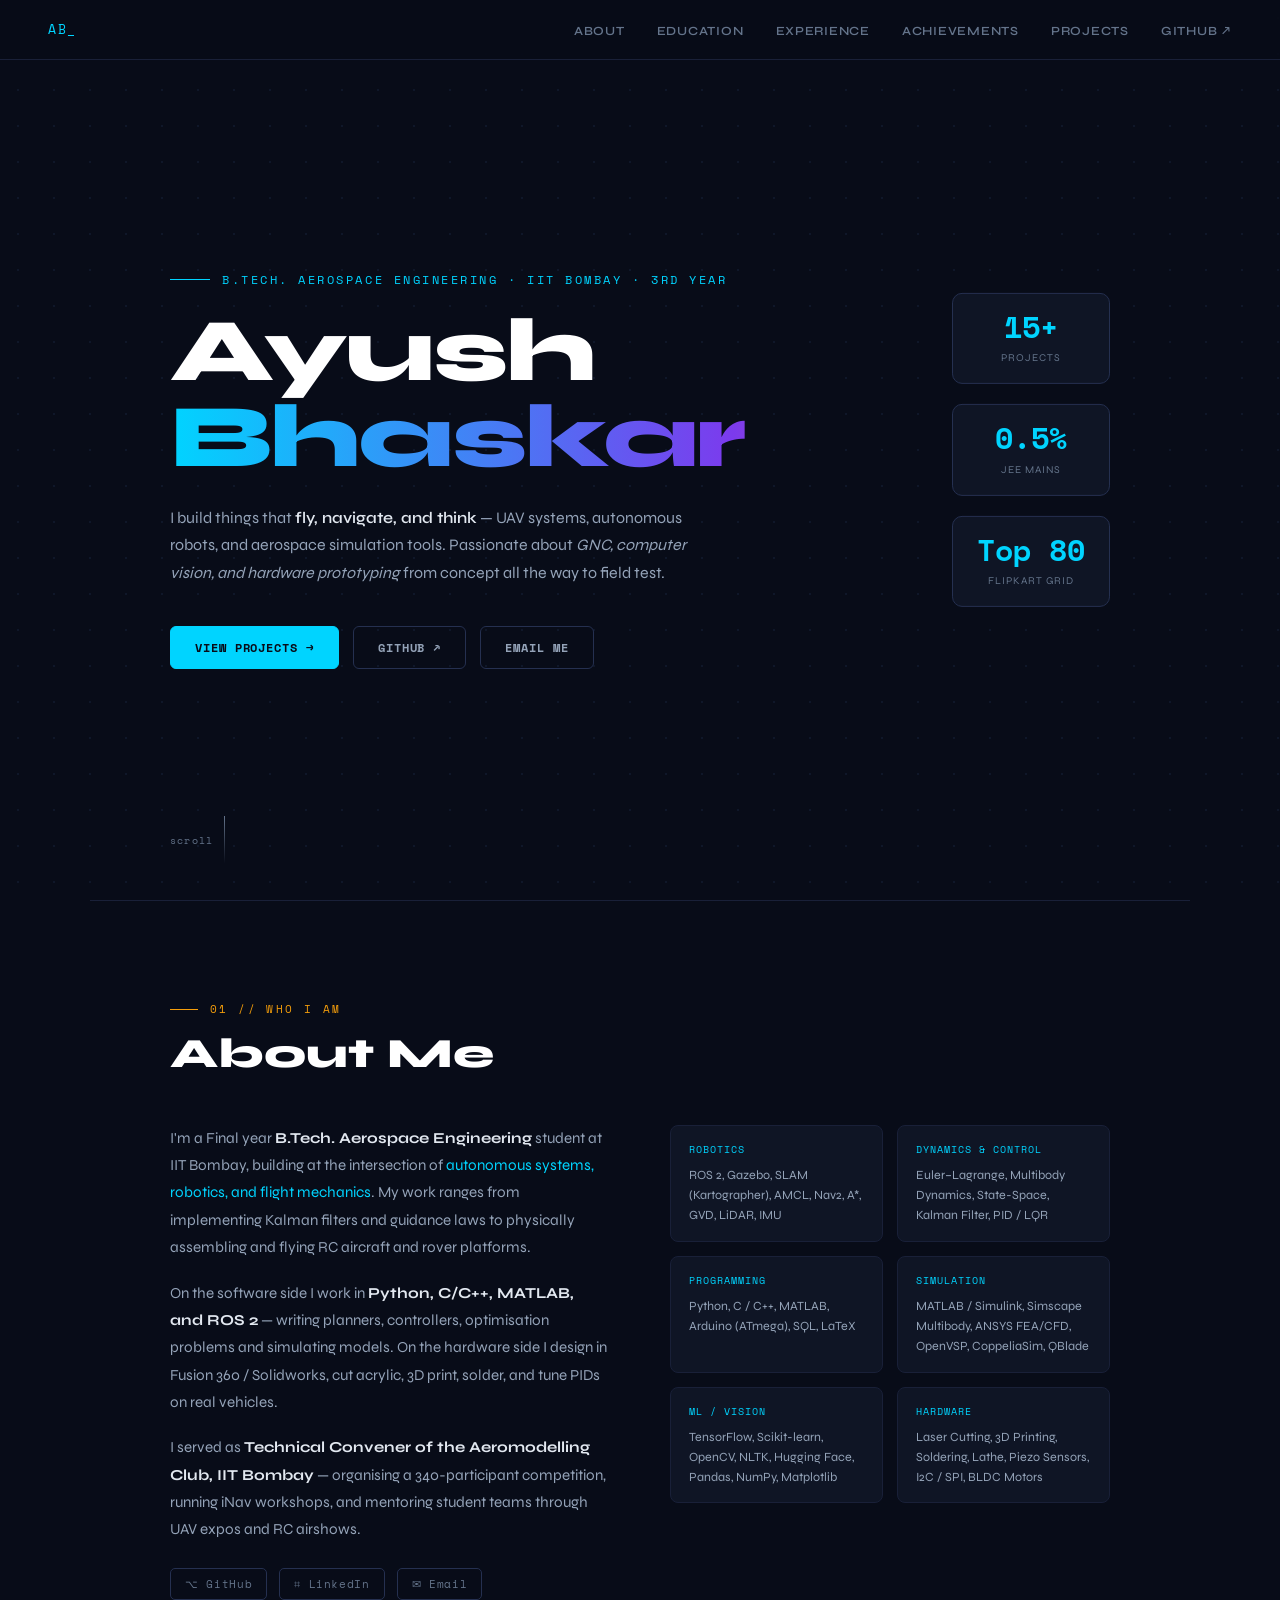
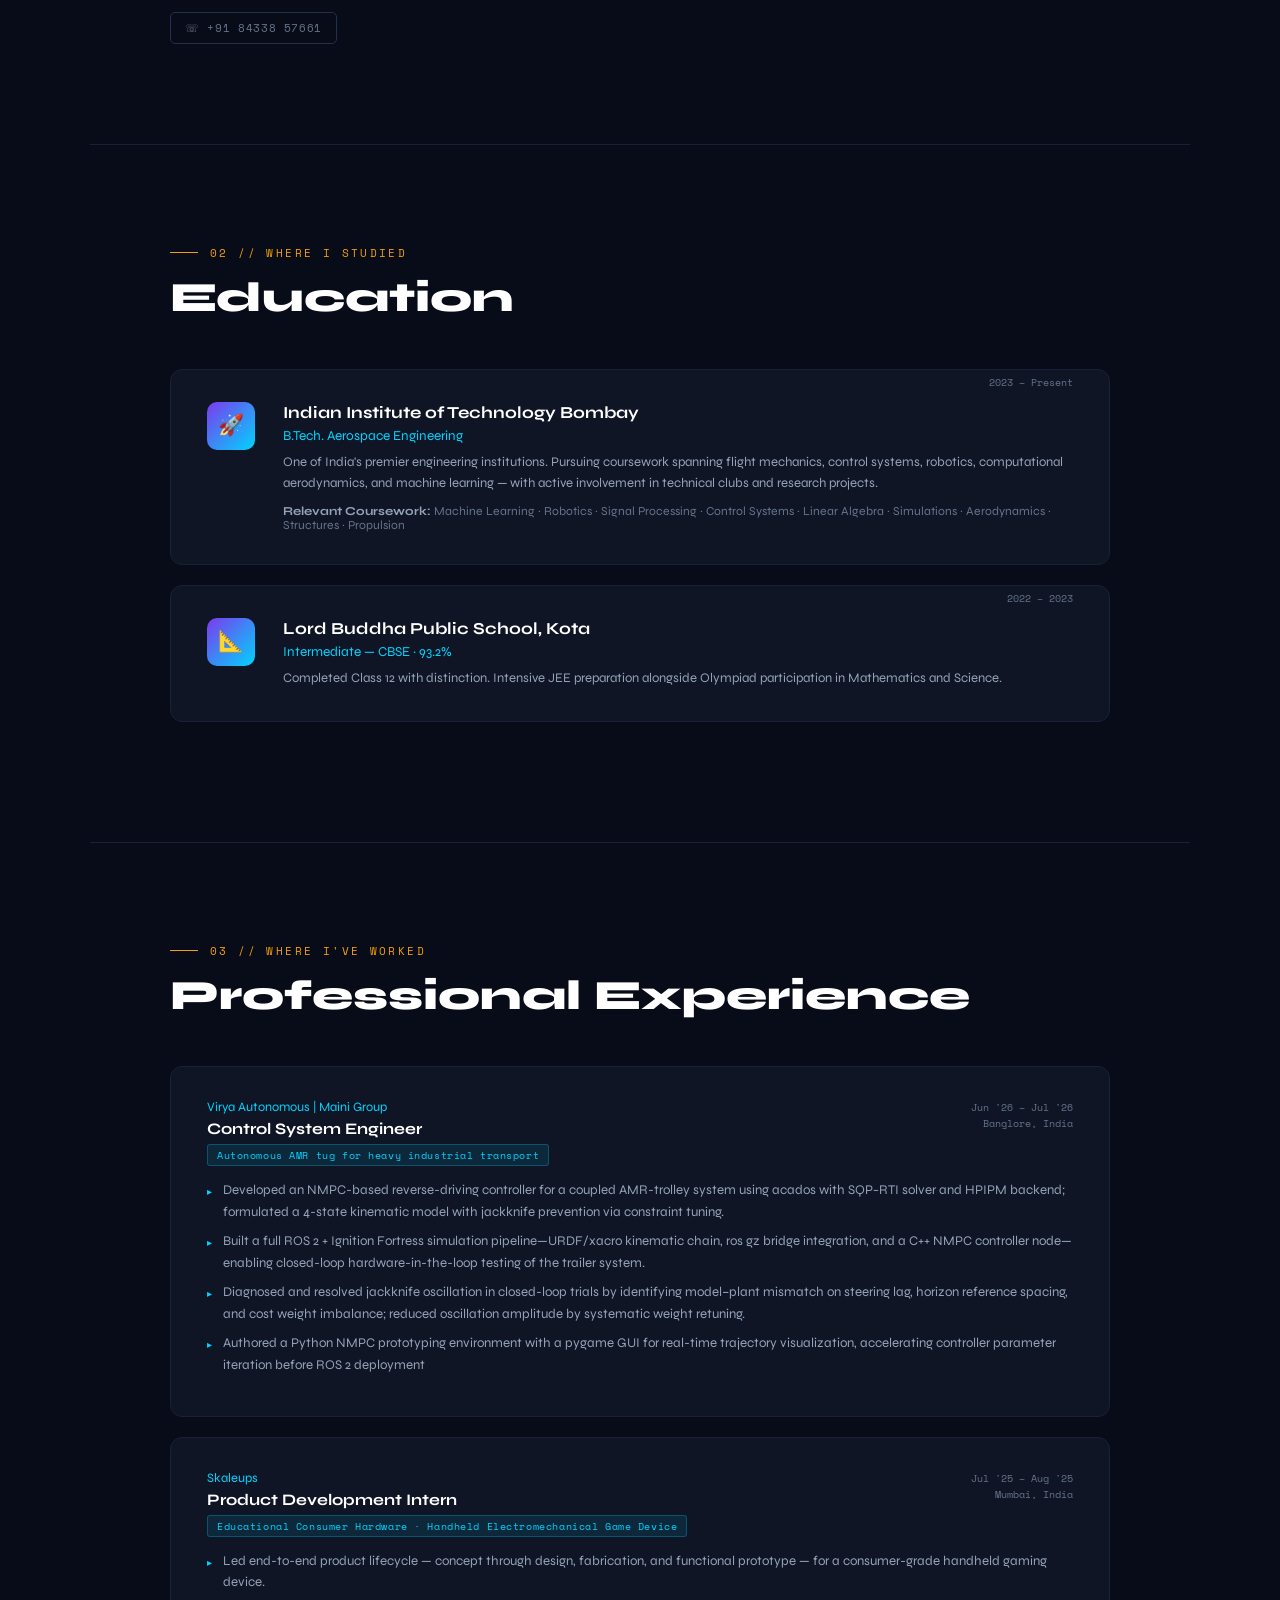
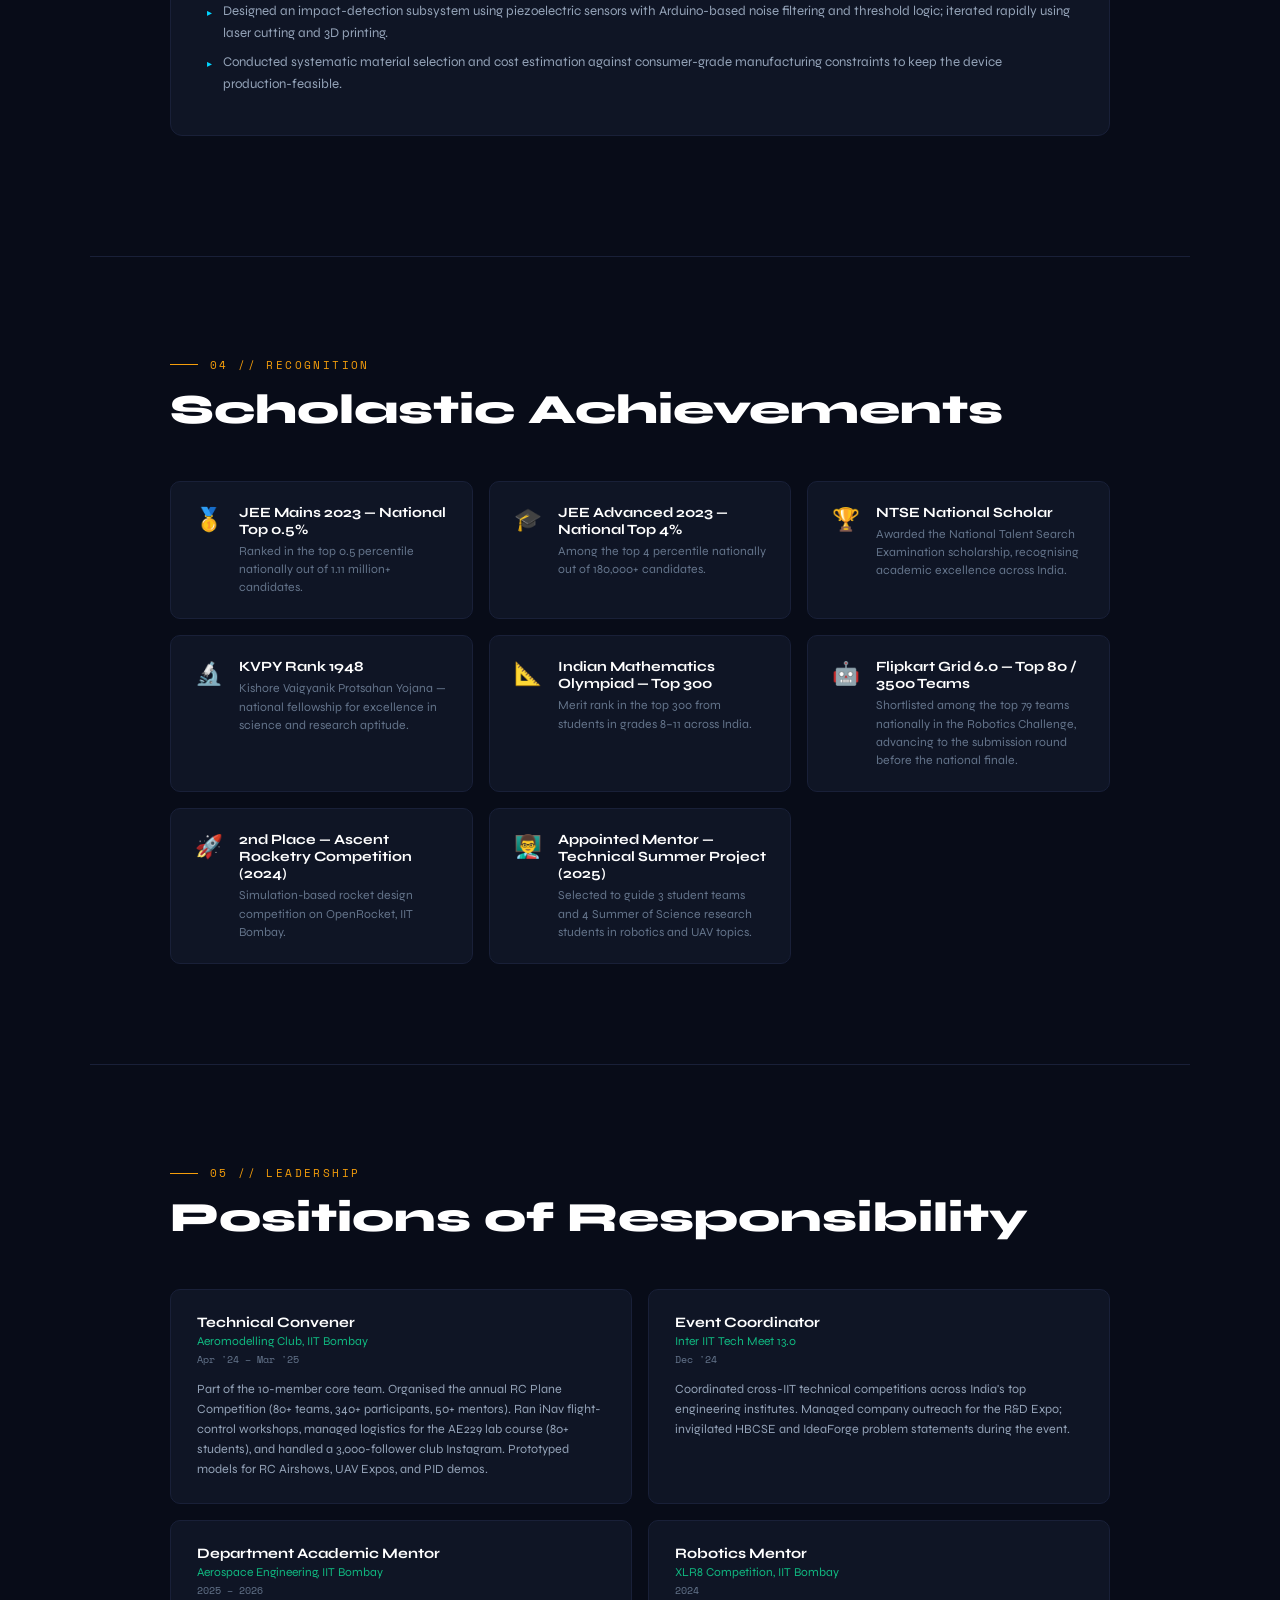
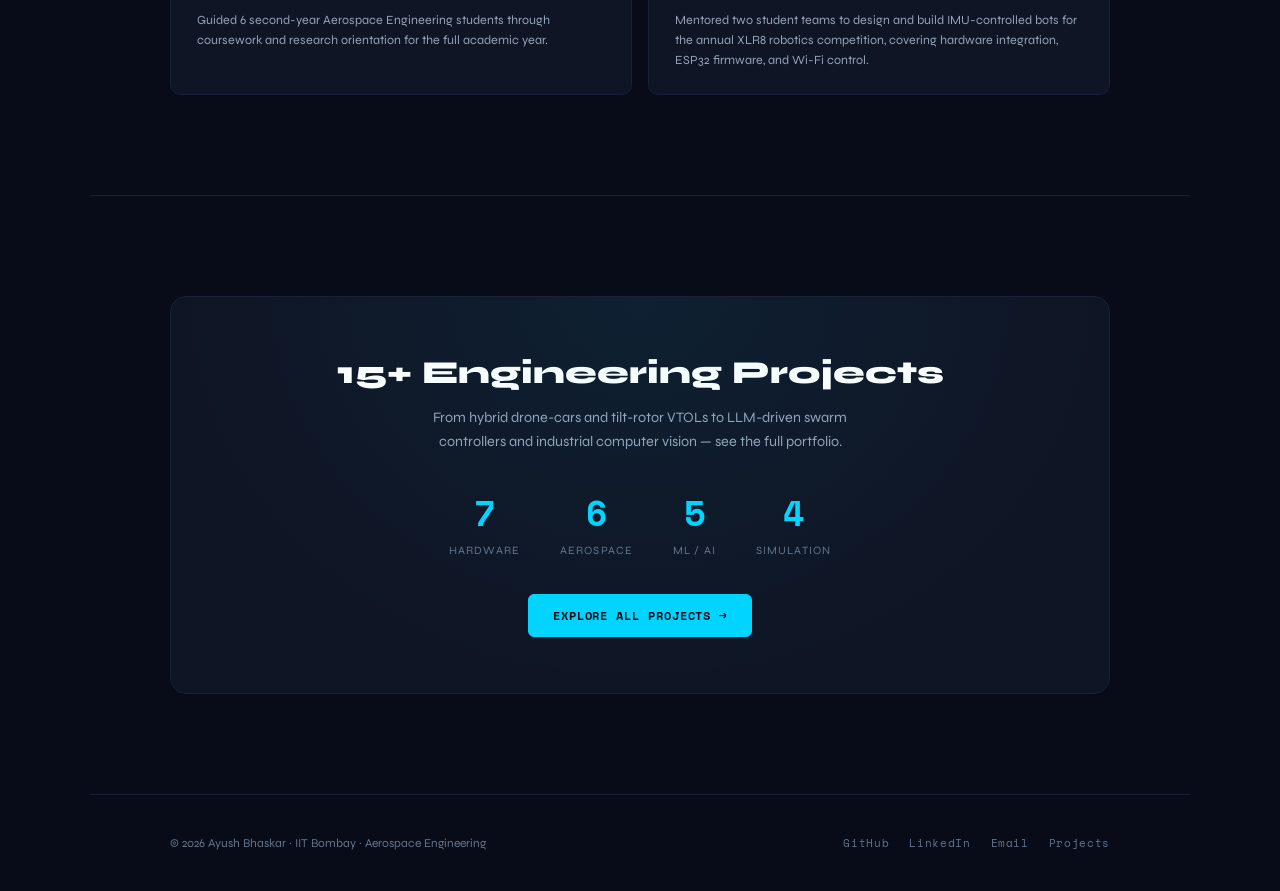
<file: index.html>
<!DOCTYPE html>
<html lang="en">
<head>
    <meta charset="UTF-8">
    <meta name="viewport" content="width=device-width, initial-scale=1.0">
    <title>Ayush Bhaskar — Aerospace Engineer & Roboticist</title>
    <link href="https://fonts.googleapis.com/css2?family=Space+Mono:ital,wght@0,400;0,700;1,400&family=Syne:wght@400;500;600;700;800&display=swap" rel="stylesheet">
    <style>
        :root {
            --bg:       #080c18;
            --surface:  #0d1224;
            --border:   #192038;
            --border2:  #253050;
            --accent:   #00d4ff;
            --accent2:  #7c3aed;
            --accent3:  #f59e0b;
            --green:    #10b981;
            --text:     #e2e8f0;
            --muted:    #64748b;
            --muted2:   #94a3b8;
            --card:     #0f1525;
        }
        *, *::before, *::after { margin: 0; padding: 0; box-sizing: border-box; }
        html { scroll-behavior: smooth; }

        body {
            font-family: 'Syne', sans-serif;
            background: var(--bg);
            color: var(--text);
            overflow-x: hidden;
        }

        /* ── dot grid bg ── */
        body::before {
            content: '';
            position: fixed; inset: 0; z-index: 0;
            background-image: radial-gradient(circle, #1e2d4a 1px, transparent 1px);
            background-size: 36px 36px;
            opacity: 0.35;
            pointer-events: none;
        }

        /* ─────────────────────── NAV ─────────────────────── */
        nav {
            position: fixed; top: 0; left: 0; right: 0; z-index: 200;
            display: flex; justify-content: space-between; align-items: center;
            padding: 0 48px;
            height: 60px;
            background: rgba(8,12,24,0.82);
            backdrop-filter: blur(16px);
            border-bottom: 1px solid var(--border);
        }
        .nav-logo {
            font-family: 'Space Mono', monospace;
            font-size: 0.8rem;
            color: var(--accent);
            letter-spacing: 0.12em;
            text-decoration: none;
        }
        .nav-links { display: flex; gap: 32px; list-style: none; }
        .nav-links a {
            font-size: 0.78rem; font-weight: 600;
            color: var(--muted); text-decoration: none;
            letter-spacing: 0.06em; text-transform: uppercase;
            transition: color 0.2s;
        }
        .nav-links a:hover { color: var(--accent); }

        /* ─────────────────────── HERO ─────────────────────── */
        #hero {
            position: relative; z-index: 1;
            min-height: 100vh;
            display: flex; flex-direction: column;
            justify-content: center;
            padding: 100px 80px 60px;
            max-width: 1100px; margin: 0 auto;
        }
        .hero-pre {
            font-family: 'Space Mono', monospace;
            font-size: 0.72rem; color: var(--accent);
            letter-spacing: 0.22em; text-transform: uppercase;
            margin-bottom: 20px;
            display: flex; align-items: center; gap: 12px;
        }
        .hero-pre::before {
            content: '';
            display: inline-block; width: 40px; height: 1px;
            background: var(--accent);
        }
        .hero-name {
            font-size: clamp(3.2rem, 7vw, 6rem);
            font-weight: 800; line-height: 0.96;
            letter-spacing: -0.02em;
            margin-bottom: 24px;
        }
        .hero-name .line1 { color: #fff; display: block; }
        .hero-name .line2 {
            display: block;
            background: linear-gradient(90deg, var(--accent) 0%, var(--accent2) 60%, var(--accent3) 100%);
            -webkit-background-clip: text; -webkit-text-fill-color: transparent;
            background-clip: text;
        }
        .hero-tagline {
            font-size: 1rem; color: var(--muted2); line-height: 1.7;
            max-width: 560px; margin-bottom: 40px;
        }
        .hero-tagline strong { color: var(--text); font-weight: 600; }
        .hero-cta { display: flex; gap: 14px; flex-wrap: wrap; }
        .btn {
            font-family: 'Space Mono', monospace;
            font-size: 0.72rem; font-weight: 700;
            padding: 12px 24px; border-radius: 6px;
            text-decoration: none; letter-spacing: 0.08em; text-transform: uppercase;
            transition: all 0.2s; display: inline-flex; align-items: center; gap: 8px;
        }
        .btn-primary { background: var(--accent); color: var(--bg); border: 1px solid var(--accent); }
        .btn-primary:hover { background: #00b8d9; border-color: #00b8d9; }
        .btn-ghost { background: transparent; color: var(--muted2); border: 1px solid var(--border2); }
        .btn-ghost:hover { color: var(--text); border-color: var(--muted2); }

        /* floating stats */
        .hero-stats {
            position: absolute; right: 80px; top: 50%; transform: translateY(-50%);
            display: flex; flex-direction: column; gap: 20px;
        }
        .stat-pill {
            background: var(--card); border: 1px solid var(--border2);
            border-radius: 10px; padding: 18px 24px;
            text-align: center; min-width: 130px;
        }
        .stat-pill .num {
            font-size: 1.9rem; font-weight: 800; color: var(--accent);
            font-family: 'Space Mono', monospace; line-height: 1;
            display: block; margin-bottom: 4px;
        }
        .stat-pill .label {
            font-size: 0.65rem; color: var(--muted);
            letter-spacing: 0.1em; text-transform: uppercase;
        }

        /* scroll hint */
        .scroll-hint {
            position: absolute; bottom: 36px; left: 80px;
            font-family: 'Space Mono', monospace;
            font-size: 0.65rem; color: var(--muted); letter-spacing: 0.12em;
            display: flex; align-items: center; gap: 10px;
        }
        .scroll-hint::after {
            content: ''; display: block;
            width: 1px; height: 48px;
            background: linear-gradient(to bottom, var(--muted), transparent);
        }

        /* ─────────────────────── SECTIONS ─────────────────────── */
        section { position: relative; z-index: 1; }
        .section-inner {
            max-width: 1100px; margin: 0 auto;
            padding: 100px 80px;
        }
        .section-label {
            font-family: 'Space Mono', monospace;
            font-size: 0.68rem; color: var(--accent3);
            letter-spacing: 0.22em; text-transform: uppercase;
            margin-bottom: 14px;
            display: flex; align-items: center; gap: 12px;
        }
        .section-label::before {
            content: ''; display: inline-block;
            width: 28px; height: 1px; background: var(--accent3);
        }
        .section-title {
            font-size: clamp(1.8rem, 3.5vw, 2.6rem);
            font-weight: 800; color: #fff; margin-bottom: 48px;
            line-height: 1.1;
        }
        .divider {
            border: none; border-top: 1px solid var(--border);
            max-width: 1100px; margin: 0 auto;
        }

        /* ─────────────────────── ABOUT ─────────────────────── */
        .about-grid {
            display: grid; grid-template-columns: 1fr 1fr;
            gap: 60px; align-items: start;
        }
        .about-text p {
            font-size: 0.95rem; color: var(--muted2);
            line-height: 1.8; margin-bottom: 18px;
        }
        .about-text p strong { color: var(--text); }
        .about-text p em { color: var(--accent); font-style: normal; }
        .about-links { display: flex; gap: 12px; margin-top: 24px; flex-wrap: wrap; }
        .icon-link {
            display: flex; align-items: center; gap: 7px;
            font-family: 'Space Mono', monospace; font-size: 0.68rem;
            color: var(--muted); text-decoration: none; letter-spacing: 0.06em;
            padding: 7px 14px; border: 1px solid var(--border2); border-radius: 5px;
            transition: all 0.2s;
        }
        .icon-link:hover { color: var(--accent); border-color: var(--accent); }

        /* skills grid */
        .skills-grid {
            display: grid; grid-template-columns: 1fr 1fr;
            gap: 14px;
        }
        .skill-block {
            background: var(--card); border: 1px solid var(--border);
            border-radius: 8px; padding: 16px 18px;
            transition: border-color 0.2s;
        }
        .skill-block:hover { border-color: var(--border2); }
        .skill-block .sk-label {
            font-family: 'Space Mono', monospace; font-size: 0.62rem;
            color: var(--accent); letter-spacing: 0.1em; text-transform: uppercase;
            margin-bottom: 8px;
        }
        .skill-block .sk-items {
            font-size: 0.78rem; color: var(--muted2); line-height: 1.6;
        }

        /* ─────────────────────── EDUCATION ─────────────────────── */
        .edu-card {
            background: var(--card); border: 1px solid var(--border);
            border-radius: 12px; padding: 32px 36px;
            display: flex; gap: 28px; align-items: flex-start;
            margin-bottom: 20px;
            transition: border-color 0.25s, transform 0.25s;
        }
        .edu-card:hover { border-color: var(--accent); transform: translateX(4px); }
        .edu-icon {
            width: 48px; height: 48px; border-radius: 10px;
            background: linear-gradient(135deg, var(--accent2), var(--accent));
            display: flex; align-items: center; justify-content: center;
            font-size: 1.3rem; flex-shrink: 0;
        }
        .edu-body { flex: 1; }
        .edu-body h3 { font-size: 1.05rem; font-weight: 700; color: #fff; margin-bottom: 4px; }
        .edu-body .degree { font-size: 0.85rem; color: var(--accent); margin-bottom: 8px; }
        .edu-body .period {
            font-family: 'Space Mono', monospace; font-size: 0.65rem;
            color: var(--muted); float: right; margin-top: -28px;
        }
        .edu-body p { font-size: 0.82rem; color: var(--muted2); line-height: 1.6; }
        .edu-body .coursework {
            margin-top: 10px; font-size: 0.76rem; color: var(--muted);
        }
        .edu-body .coursework strong { color: var(--muted2); }

        /* ─────────────────────── EXPERIENCE ─────────────────────── */
        .exp-card {
            background: var(--card); border: 1px solid var(--border);
            border-radius: 12px; padding: 32px 36px;
            margin-bottom: 20px; position: relative; overflow: hidden;
            transition: border-color 0.25s, transform 0.25s;
        }
        .exp-card::before {
            content: ''; position: absolute; left: 0; top: 0; bottom: 0;
            width: 3px;
            background: linear-gradient(to bottom, var(--accent), var(--accent2));
            opacity: 0; transition: opacity 0.25s;
        }
        .exp-card:hover { border-color: var(--border2); transform: translateX(4px); }
        .exp-card:hover::before { opacity: 1; }
        .exp-head {
            display: flex; justify-content: space-between;
            align-items: flex-start; gap: 16px; margin-bottom: 6px;
            flex-wrap: wrap;
        }
        .exp-head h3 { font-size: 1rem; font-weight: 700; color: #fff; }
        .exp-head .company {
            font-size: 0.8rem; color: var(--accent); margin-bottom: 4px;
        }
        .exp-head .period {
            font-family: 'Space Mono', monospace; font-size: 0.65rem;
            color: var(--muted); text-align: right; flex-shrink: 0;
        }
        .exp-tag {
            display: inline-block; font-family: 'Space Mono', monospace;
            font-size: 0.6rem; padding: 3px 9px; border-radius: 3px;
            background: rgba(0,212,255,0.1); color: var(--accent);
            border: 1px solid rgba(0,212,255,0.25); margin-bottom: 14px;
            letter-spacing: 0.06em;
        }
        .exp-bullets { list-style: none; }
        .exp-bullets li {
            font-size: 0.83rem; color: var(--muted2); padding-left: 16px;
            position: relative; line-height: 1.65; margin-bottom: 7px;
        }
        .exp-bullets li::before {
            content: '▸'; position: absolute; left: 0;
            color: var(--accent); font-size: 0.65rem; top: 3px;
        }

        /* ─────────────────────── ACHIEVEMENTS ─────────────────────── */
        .ach-grid {
            display: grid; grid-template-columns: repeat(auto-fill, minmax(300px, 1fr));
            gap: 16px;
        }
        .ach-card {
            background: var(--card); border: 1px solid var(--border);
            border-radius: 10px; padding: 22px 24px;
            display: flex; gap: 16px; align-items: flex-start;
            transition: border-color 0.2s, transform 0.2s;
        }
        .ach-card:hover { border-color: var(--accent3); transform: translateY(-3px); }
        .ach-icon { font-size: 1.4rem; flex-shrink: 0; margin-top: 2px; }
        .ach-body h4 { font-size: 0.88rem; font-weight: 700; color: #fff; margin-bottom: 4px; }
        .ach-body p { font-size: 0.76rem; color: var(--muted); line-height: 1.5; }

        /* ─────────────────────── RESPONSIBILITIES ─────────────────────── */
        .resp-grid { display: grid; grid-template-columns: 1fr 1fr; gap: 16px; }
        .resp-card {
            background: var(--card); border: 1px solid var(--border);
            border-radius: 10px; padding: 24px 26px;
            transition: border-color 0.2s;
        }
        .resp-card:hover { border-color: var(--green); }
        .resp-card .role { font-size: 0.9rem; font-weight: 700; color: #fff; margin-bottom: 3px; }
        .resp-card .org {
            font-size: 0.75rem; color: var(--green); margin-bottom: 4px;
        }
        .resp-card .rperiod {
            font-family: 'Space Mono', monospace; font-size: 0.62rem;
            color: var(--muted); margin-bottom: 12px; display: block;
        }
        .resp-card p { font-size: 0.78rem; color: var(--muted2); line-height: 1.6; }

        /* ─────────────────────── PROJECTS TEASER ─────────────────────── */
        .proj-teaser {
            background: var(--card); border: 1px solid var(--border);
            border-radius: 16px; padding: 56px;
            text-align: center; position: relative; overflow: hidden;
        }
        .proj-teaser::before {
            content: '';
            position: absolute; inset: 0;
            background: radial-gradient(ellipse at 50% 0%, rgba(0,212,255,0.06) 0%, transparent 70%);
        }
        .proj-teaser h2 { font-size: 2rem; font-weight: 800; color: #fff; margin-bottom: 14px; }
        .proj-teaser p { font-size: 0.9rem; color: var(--muted2); max-width: 480px; margin: 0 auto 32px; line-height: 1.7; }
        .proj-count {
            display: flex; gap: 40px; justify-content: center;
            margin-bottom: 36px; flex-wrap: wrap;
        }
        .proj-count .pc { text-align: center; }
        .proj-count .pc .n {
            font-size: 2.2rem; font-weight: 800;
            font-family: 'Space Mono', monospace; color: var(--accent); display: block;
        }
        .proj-count .pc .l { font-size: 0.7rem; color: var(--muted); text-transform: uppercase; letter-spacing: 0.1em; }

        /* ─────────────────────── FOOTER ─────────────────────── */
        footer {
            position: relative; z-index: 1;
            border-top: 1px solid var(--border);
            padding: 40px 80px;
            display: flex; justify-content: space-between; align-items: center;
            max-width: 1100px; margin: 0 auto;
            flex-wrap: wrap; gap: 16px;
        }
        footer p { font-size: 0.75rem; color: var(--muted); }
        footer .footer-links { display: flex; gap: 20px; }
        footer .footer-links a {
            font-family: 'Space Mono', monospace; font-size: 0.68rem;
            color: var(--muted); text-decoration: none; letter-spacing: 0.06em;
            transition: color 0.2s;
        }
        footer .footer-links a:hover { color: var(--accent); }

        /* ─────────────────────── RESPONSIVE ─────────────────────── */
        @media (max-width: 900px) {
            nav { padding: 0 24px; }
            #hero { padding: 90px 28px 60px; }
            .hero-stats { display: none; }
            .section-inner { padding: 72px 28px; }
            .about-grid { grid-template-columns: 1fr; gap: 40px; }
            .skills-grid { grid-template-columns: 1fr; }
            .resp-grid { grid-template-columns: 1fr; }
            .scroll-hint { left: 28px; }
            footer { padding: 32px 28px; }
            .proj-teaser { padding: 36px 28px; }
        }

        /* ─────────────────────── ANIMATIONS ─────────────────────── */
        .fade-up {
            opacity: 0; transform: translateY(28px);
            transition: opacity 0.55s ease, transform 0.55s ease;
        }
        .fade-up.visible { opacity: 1; transform: translateY(0); }
    </style>
</head>
<body>

<!-- ══ NAV ══ -->
<nav>
    <a class="nav-logo" href="#">AB_</a>
    <ul class="nav-links">
        <li><a href="#about">About</a></li>
        <li><a href="#education">Education</a></li>
        <li><a href="#experience">Experience</a></li>
        <li><a href="#achievements">Achievements</a></li>
        <li><a href="projects.html">Projects</a></li>
        <li><a href="https://github.com/IITIANAyush" target="_blank">GitHub ↗</a></li>
    </ul>
</nav>

<!-- ══ HERO ══ -->
<div id="hero">
    <p class="hero-pre">B.Tech. Aerospace Engineering · IIT Bombay · 3rd Year</p>
    <h1 class="hero-name">
        <span class="line1">Ayush</span>
        <span class="line2">Bhaskar</span>
    </h1>
    <p class="hero-tagline">
        I build things that <strong>fly, navigate, and think</strong> — UAV systems, autonomous robots, and aerospace simulation tools.
        Passionate about <em>GNC, computer vision, and hardware prototyping</em> from concept all the way to field test.
    </p>
    <div class="hero-cta">
        <a class="btn btn-primary" href="projects.html">View Projects →</a>
        <a class="btn btn-ghost" href="https://github.com/IITIANAyush" target="_blank">GitHub ↗</a>
        <a class="btn btn-ghost" href="mailto:bhaskarayush2005@gmail.com">Email Me</a>
    </div>

    <div class="hero-stats">
        <div class="stat-pill">
            <span class="num">15+</span>
            <span class="label">Projects</span>
        </div>
        <div class="stat-pill">
            <span class="num">0.5%</span>
            <span class="label">JEE Mains</span>
        </div>
        <div class="stat-pill">
            <span class="num">Top 80</span>
            <span class="label">Flipkart Grid</span>
        </div>
    </div>

    <div class="scroll-hint">scroll</div>
</div>

<hr class="divider">

<!-- ══ ABOUT ══ -->
<section id="about">
    <div class="section-inner">
        <p class="section-label fade-up">01 // Who I am</p>
        <h2 class="section-title fade-up">About Me</h2>

        <div class="about-grid">
            <div class="about-text fade-up">
                <p>
                    I'm a Final year <strong>B.Tech. Aerospace Engineering</strong> student at IIT Bombay, building at the intersection of <em>autonomous systems, robotics, and flight mechanics</em>. My work ranges from implementing Kalman filters and guidance laws to physically assembling and flying RC aircraft and rover platforms.
                </p>
                <p>
                    On the software side I work in <strong>Python, C/C++, MATLAB, and ROS 2</strong> — writing planners, controllers, optimisation problems and simulating models. On the hardware side I design in Fusion 360 / Solidworks, cut acrylic, 3D print, solder, and tune PIDs on real vehicles.
                </p>
                <p>
                    I served as <strong>Technical Convener of the Aeromodelling Club, IIT Bombay</strong> — organising a 340-participant competition, running iNav workshops, and mentoring student teams through UAV expos and RC airshows.
                </p>
                <div class="about-links">
                    <a class="icon-link" href="https://github.com/IITIANAyush" target="_blank">⌥ GitHub</a>
                    <a class="icon-link" href="https://www.linkedin.com/in/ayush-bhaskar-iitb" target="_blank">⌗ LinkedIn</a>
                    <a class="icon-link" href="mailto:bhaskarayush2005@gmail.com">✉ Email</a>
                    <a class="icon-link" href="tel:+918433857661">☏ +91 84338 57661</a>
                </div>
            </div>

            <div class="skills-grid fade-up">
                <div class="skill-block">
                    <div class="sk-label">Robotics</div>
                    <div class="sk-items">ROS 2, Gazebo, SLAM (Kartographer), AMCL, Nav2, A*, GVD, LiDAR, IMU</div>
                </div>
                <div class="skill-block">
                    <div class="sk-label">Dynamics & Control</div>
                    <div class="sk-items">Euler–Lagrange, Multibody Dynamics, State-Space, Kalman Filter, PID / LQR</div>
                </div>
                <div class="skill-block">
                    <div class="sk-label">Programming</div>
                    <div class="sk-items">Python, C / C++, MATLAB, Arduino (ATmega), SQL, LaTeX</div>
                </div>
                <div class="skill-block">
                    <div class="sk-label">Simulation</div>
                    <div class="sk-items">MATLAB / Simulink, Simscape Multibody, ANSYS FEA/CFD, OpenVSP, CoppeliaSim, QBlade</div>
                </div>
                <div class="skill-block">
                    <div class="sk-label">ML / Vision</div>
                    <div class="sk-items">TensorFlow, Scikit-learn, OpenCV, NLTK, Hugging Face, Pandas, NumPy, Matplotlib</div>
                </div>
                <div class="skill-block">
                    <div class="sk-label">Hardware</div>
                    <div class="sk-items">Laser Cutting, 3D Printing, Soldering, Lathe, Piezo Sensors, I2C / SPI, BLDC Motors</div>
                </div>
            </div>
        </div>
    </div>
</section>

<hr class="divider">

<!-- ══ EDUCATION ══ -->
<section id="education">
    <div class="section-inner">
        <p class="section-label fade-up">02 // Where I studied</p>
        <h2 class="section-title fade-up">Education</h2>

        <div class="edu-card fade-up">
            <div class="edu-icon">🚀</div>
            <div class="edu-body">
                <span class="period">2023 – Present</span>
                <h3>Indian Institute of Technology Bombay</h3>
                <div class="degree">B.Tech. Aerospace Engineering</div>
                <p>One of India's premier engineering institutions. Pursuing coursework spanning flight mechanics, control systems, robotics, computational aerodynamics, and machine learning — with active involvement in technical clubs and research projects.</p>
                <div class="coursework">
                    <strong>Relevant Coursework:</strong> Machine Learning · Robotics · Signal Processing · Control Systems · Linear Algebra · Simulations · Aerodynamics · Structures · Propulsion
                </div>
            </div>
        </div>

        <div class="edu-card fade-up">
            <div class="edu-icon">📐</div>
            <div class="edu-body">
                <span class="period">2022 – 2023</span>
                <h3>Lord Buddha Public School, Kota</h3>
                <div class="degree">Intermediate — CBSE · 93.2%</div>
                <p>Completed Class 12 with distinction. Intensive JEE preparation alongside Olympiad participation in Mathematics and Science.</p>
            </div>
        </div>
    </div>
</section>

<hr class="divider">

<!-- ══ EXPERIENCE ══ -->
<section id="experience">
    <div class="section-inner">
        <p class="section-label fade-up">03 // Where I've worked</p>
        <h2 class="section-title fade-up">Professional Experience</h2>


        <div class="exp-card fade-up">
            <div class="exp-head">
                <div>
                    <div class="company">Virya Autonomous | Maini Group</div>
                    <h3>Control System Engineer</h3>
                </div>
                <div class="period">Jun '26 – Jul '26<br>Banglore, India</div>
            </div>
            <span class="exp-tag">Autonomous AMR tug for heavy industrial transport</span>
            <ul class="exp-bullets">
                <li>Developed an NMPC-based reverse-driving controller for a coupled AMR-trolley system using acados with SQP−RTI solver and HPIPM backend; formulated a 4-state kinematic model with jackknife prevention via constraint tuning.</li>
                <li>Built a full ROS 2 + Ignition Fortress simulation pipeline—URDF/xacro kinematic chain, ros gz bridge integration, and a C++ NMPC controller node—enabling closed-loop hardware-in-the-loop testing of the trailer system.</li>
                <li>Diagnosed and resolved jackknife oscillation in closed-loop trials by identifying model–plant mismatch on steering lag, horizon reference spacing, and cost weight imbalance; reduced oscillation amplitude by systematic weight retuning.</li>
                <li>Authored a Python NMPC prototyping environment with a pygame GUI for real-time trajectory visualization, accelerating controller parameter iteration before ROS 2 deployment</li>
            </ul>
        </div>


        
        <div class="exp-card fade-up">
            <div class="exp-head">
                <div>
                    <div class="company">Skaleups</div>
                    <h3>Product Development Intern</h3>
                </div>
                <div class="period">Jul '25 – Aug '25<br>Mumbai, India</div>
            </div>
            <span class="exp-tag">Educational Consumer Hardware · Handheld Electromechanical Game Device</span>
            <ul class="exp-bullets">
                <li>Led end-to-end product lifecycle — concept through design, fabrication, and functional prototype — for a consumer-grade handheld gaming device.</li>
                <li>Designed an impact-detection subsystem using piezoelectric sensors with Arduino-based noise filtering and threshold logic; iterated rapidly using laser cutting and 3D printing.</li>
                <li>Conducted systematic material selection and cost estimation against consumer-grade manufacturing constraints to keep the device production-feasible.</li>
            </ul>
        </div>


    </div>
</section>

<hr class="divider">

<!-- ══ ACHIEVEMENTS ══ -->
<section id="achievements">
    <div class="section-inner">
        <p class="section-label fade-up">04 // Recognition</p>
        <h2 class="section-title fade-up">Scholastic Achievements</h2>

        <div class="ach-grid">
            <div class="ach-card fade-up">
                <div class="ach-icon">🥇</div>
                <div class="ach-body">
                    <h4>JEE Mains 2023 — National Top 0.5%</h4>
                    <p>Ranked in the top 0.5 percentile nationally out of 1.11 million+ candidates.</p>
                </div>
            </div>
            <div class="ach-card fade-up">
                <div class="ach-icon">🎓</div>
                <div class="ach-body">
                    <h4>JEE Advanced 2023 — National Top 4%</h4>
                    <p>Among the top 4 percentile nationally out of 180,000+ candidates.</p>
                </div>
            </div>
            <div class="ach-card fade-up">
                <div class="ach-icon">🏆</div>
                <div class="ach-body">
                    <h4>NTSE National Scholar</h4>
                    <p>Awarded the National Talent Search Examination scholarship, recognising academic excellence across India.</p>
                </div>
            </div>
            <div class="ach-card fade-up">
                <div class="ach-icon">🔬</div>
                <div class="ach-body">
                    <h4>KVPY Rank 1948</h4>
                    <p>Kishore Vaigyanik Protsahan Yojana — national fellowship for excellence in science and research aptitude.</p>
                </div>
            </div>
            <div class="ach-card fade-up">
                <div class="ach-icon">📐</div>
                <div class="ach-body">
                    <h4>Indian Mathematics Olympiad — Top 300</h4>
                    <p>Merit rank in the top 300 from students in grades 8–11 across India.</p>
                </div>
            </div>
            <div class="ach-card fade-up">
                <div class="ach-icon">🤖</div>
                <div class="ach-body">
                    <h4>Flipkart Grid 6.0 — Top 80 / 3500 Teams</h4>
                    <p>Shortlisted among the top 79 teams nationally in the Robotics Challenge, advancing to the submission round before the national finale.</p>
                </div>
            </div>
            <div class="ach-card fade-up">
                <div class="ach-icon">🚀</div>
                <div class="ach-body">
                    <h4>2nd Place — Ascent Rocketry Competition (2024)</h4>
                    <p>Simulation-based rocket design competition on OpenRocket, IIT Bombay.</p>
                </div>
            </div>
            <div class="ach-card fade-up">
                <div class="ach-icon">👨‍🏫</div>
                <div class="ach-body">
                    <h4>Appointed Mentor — Technical Summer Project (2025)</h4>
                    <p>Selected to guide 3 student teams and 4 Summer of Science research students in robotics and UAV topics.</p>
                </div>
            </div>
        </div>
    </div>
</section>

<hr class="divider">

<!-- ══ RESPONSIBILITIES ══ -->
<section id="responsibilities">
    <div class="section-inner">
        <p class="section-label fade-up">05 // Leadership</p>
        <h2 class="section-title fade-up">Positions of Responsibility</h2>

        <div class="resp-grid">
            <div class="resp-card fade-up">
                <div class="role">Technical Convener</div>
                <div class="org">Aeromodelling Club, IIT Bombay</div>
                <span class="rperiod">Apr '24 – Mar '25</span>
                <p>Part of the 10-member core team. Organised the annual RC Plane Competition (80+ teams, 340+ participants, 50+ mentors). Ran iNav flight-control workshops, managed logistics for the AE229 lab course (80+ students), and handled a 3,000-follower club Instagram. Prototyped models for RC Airshows, UAV Expos, and PID demos.</p>
            </div>
            <div class="resp-card fade-up">
                <div class="role">Event Coordinator</div>
                <div class="org">Inter IIT Tech Meet 13.0</div>
                <span class="rperiod">Dec '24</span>
                <p>Coordinated cross-IIT technical competitions across India's top engineering institutes. Managed company outreach for the R&D Expo; invigilated HBCSE and IdeaForge problem statements during the event.</p>
            </div>
            <div class="resp-card fade-up">
                <div class="role">Department Academic Mentor</div>
                <div class="org">Aerospace Engineering, IIT Bombay</div>
                <span class="rperiod">2025 – 2026</span>
                <p>Guided 6 second-year Aerospace Engineering students through coursework and research orientation for the full academic year.</p>
            </div>
            <div class="resp-card fade-up">
                <div class="role">Robotics Mentor</div>
                <div class="org">XLR8 Competition, IIT Bombay</div>
                <span class="rperiod">2024</span>
                <p>Mentored two student teams to design and build IMU-controlled bots for the annual XLR8 robotics competition, covering hardware integration, ESP32 firmware, and Wi-Fi control.</p>
            </div>
        </div>
    </div>
</section>

<hr class="divider">

<!-- ══ PROJECTS TEASER ══ -->
<section id="projects-section">
    <div class="section-inner">
        <div class="proj-teaser fade-up">
            <h2>15+ Engineering Projects</h2>
            <p>From hybrid drone-cars and tilt-rotor VTOLs to LLM-driven swarm controllers and industrial computer vision — see the full portfolio.</p>
            <div class="proj-count">
                <div class="pc"><span class="n">7</span><span class="l">Hardware</span></div>
                <div class="pc"><span class="n">6</span><span class="l">Aerospace</span></div>
                <div class="pc"><span class="n">5</span><span class="l">ML / AI</span></div>
                <div class="pc"><span class="n">4</span><span class="l">Simulation</span></div>
            </div>
            <a class="btn btn-primary" href="projects.html">Explore All Projects →</a>
        </div>
    </div>
</section>

<!-- ══ FOOTER ══ -->
<footer>
    <p>© 2026 Ayush Bhaskar · IIT Bombay · Aerospace Engineering</p>
    <div class="footer-links">
        <a href="https://github.com/IITIANAyush" target="_blank">GitHub</a>
        <a href="https://www.linkedin.com/in/ayush-bhaskar-iitb" target="_blank">LinkedIn</a>
        <a href="mailto:bhaskarayush2005@gmail.com">Email</a>
        <a href="https://iitianayush.github.io/Portfolio_2/projects.html">Projects</a>
    </div>
</footer>

<script>
    // scroll-reveal
    const fadeEls = document.querySelectorAll('.fade-up');
    const io = new IntersectionObserver((entries) => {
        entries.forEach((e, i) => {
            if (e.isIntersecting) {
                // stagger siblings in same section
                const siblings = [...e.target.parentElement.querySelectorAll('.fade-up')];
                const idx = siblings.indexOf(e.target);
                setTimeout(() => e.target.classList.add('visible'), idx * 80);
                io.unobserve(e.target);
            }
        });
    }, { threshold: 0.1 });
    fadeEls.forEach(el => io.observe(el));
</script>
</body>
</html>
</file>
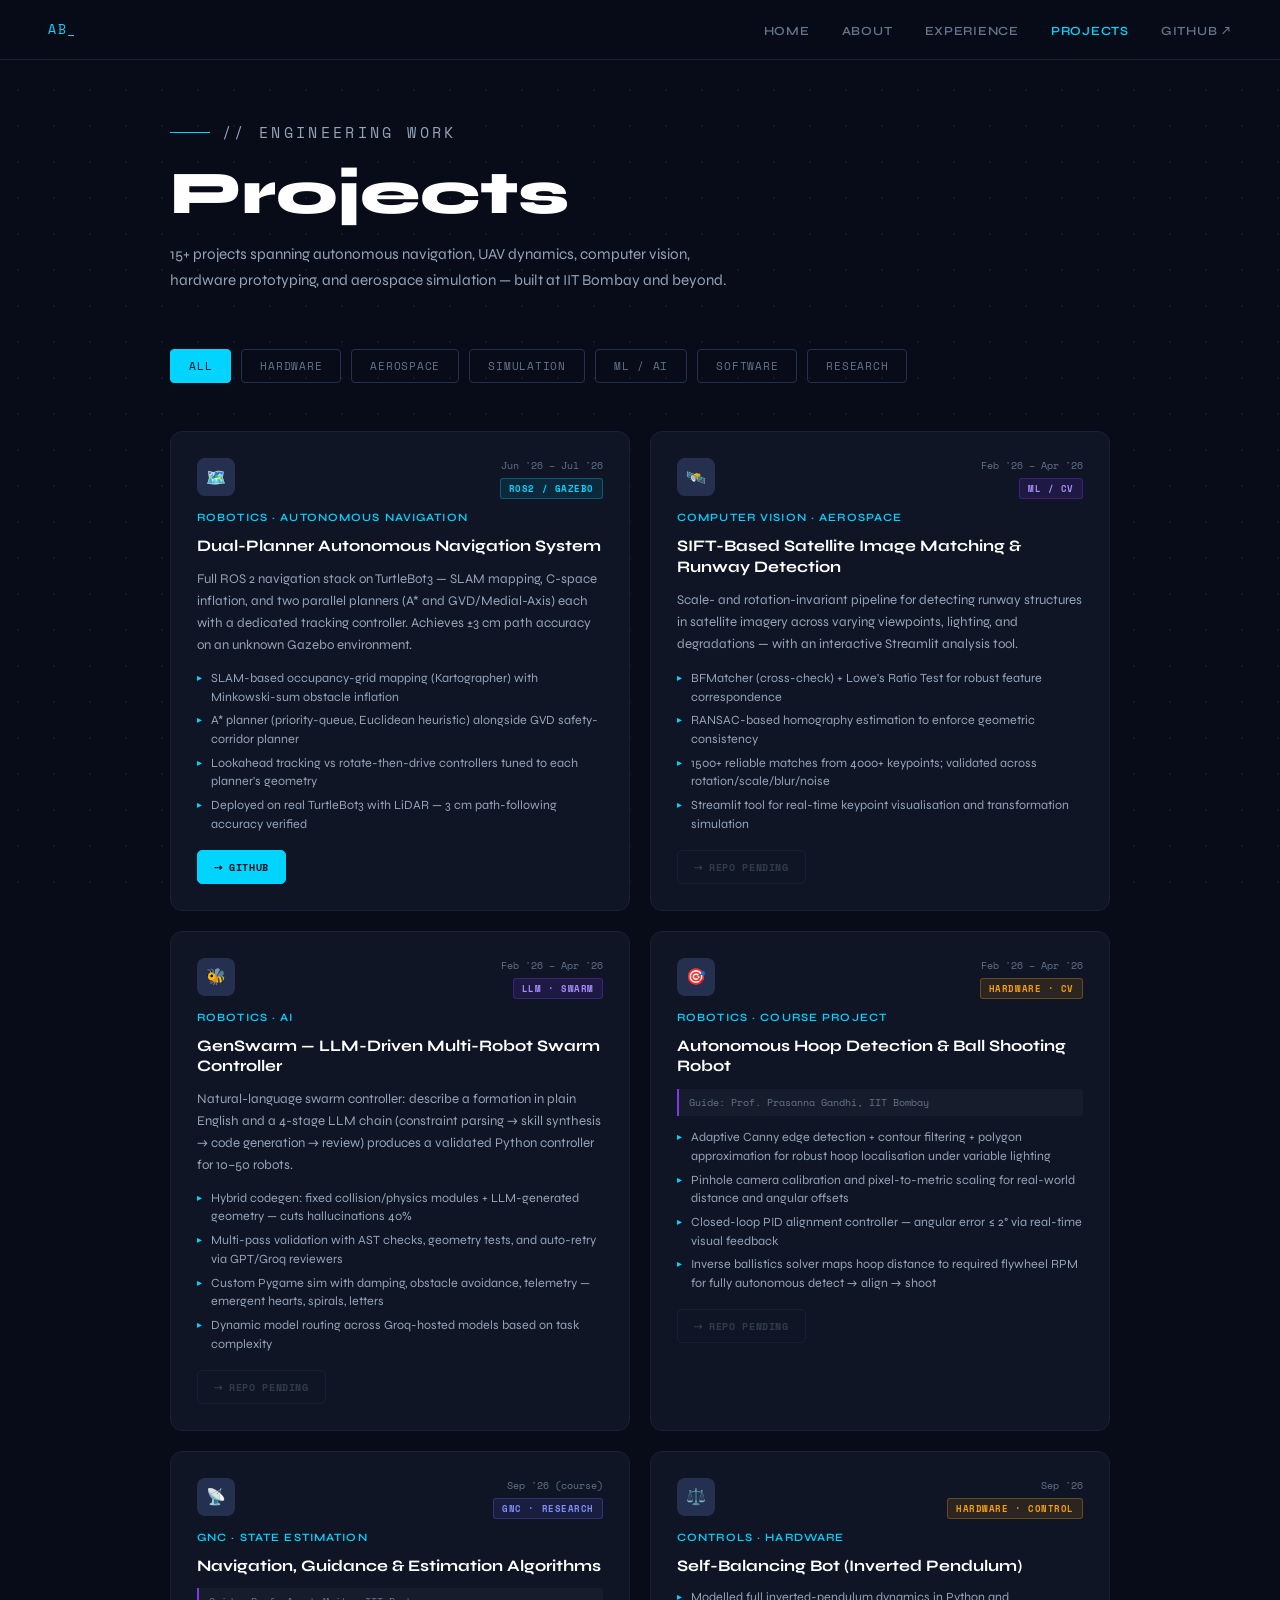
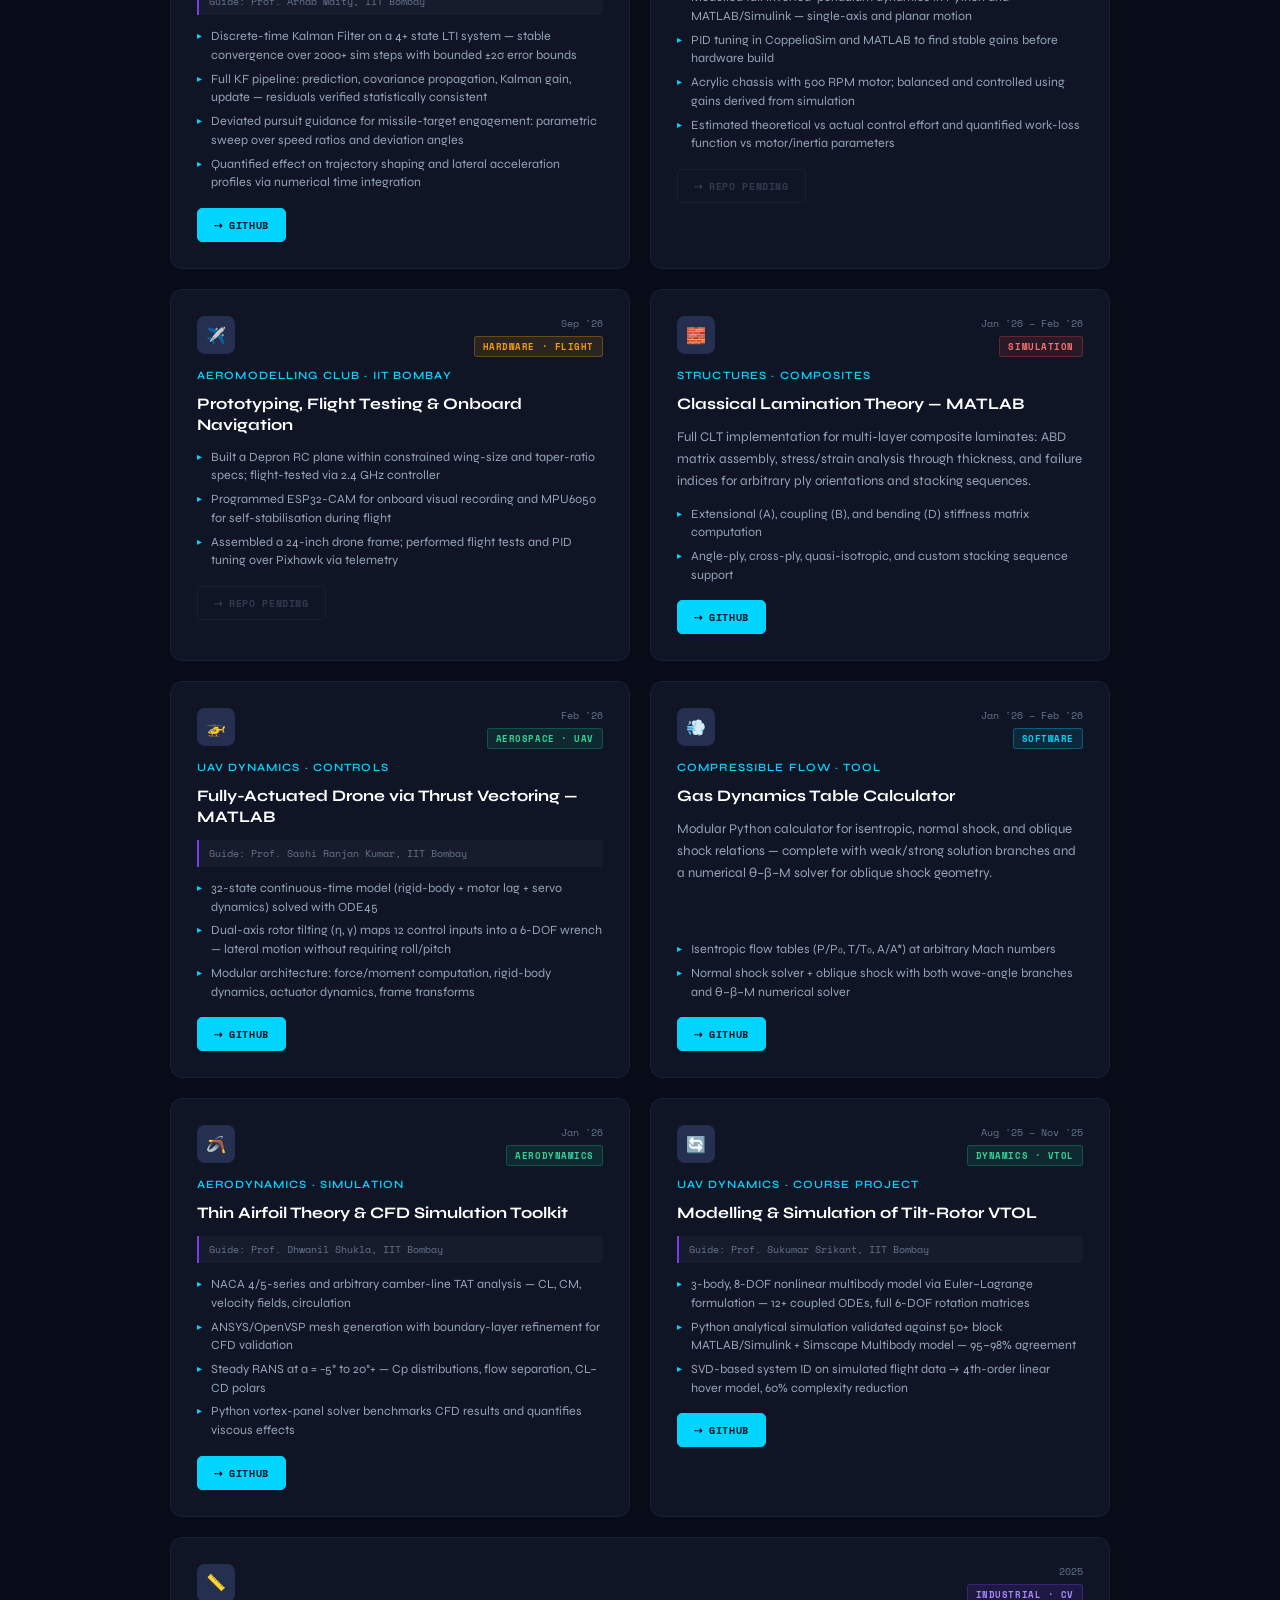
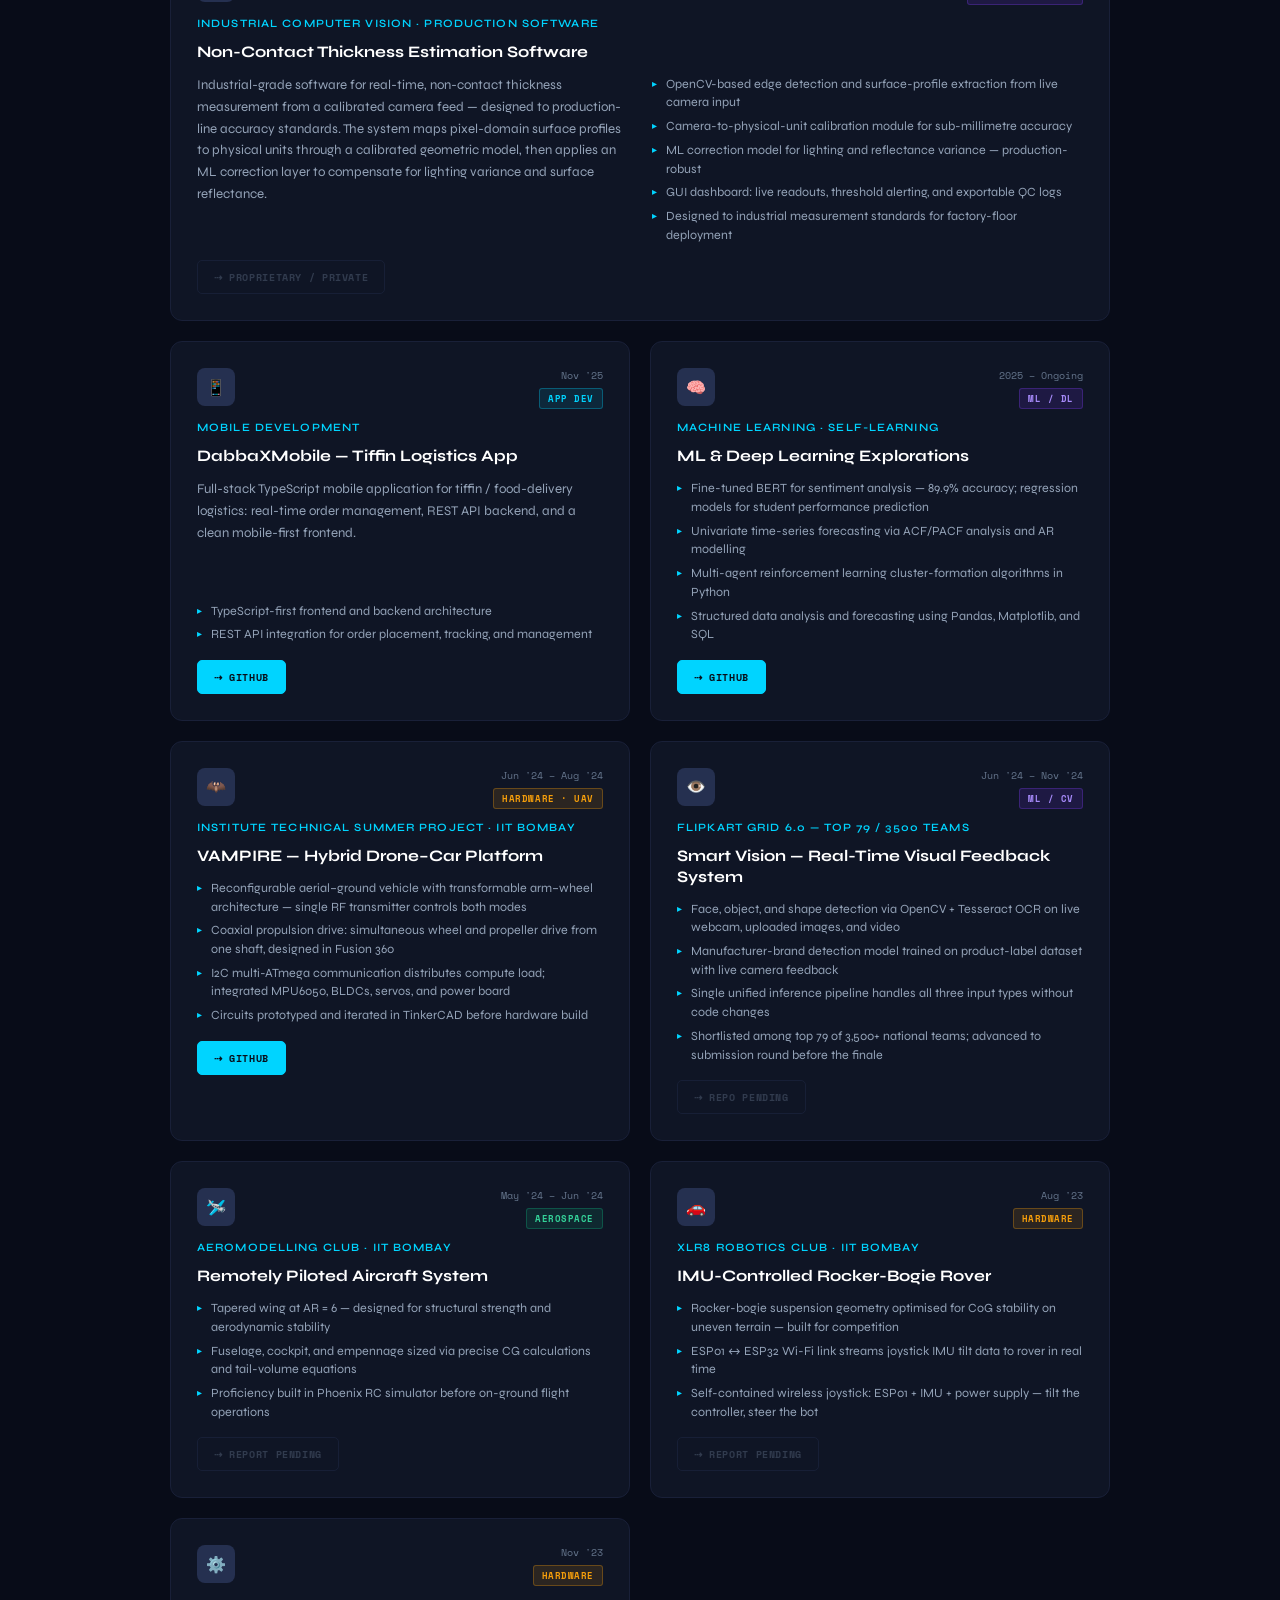
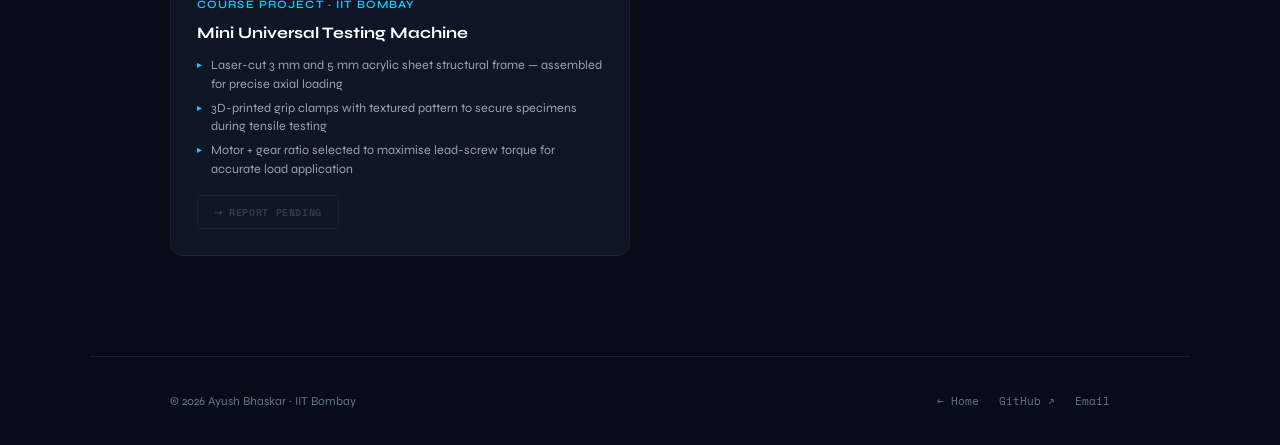
<file: Projects.html>
<!DOCTYPE html>
<html lang="en">
<head>
    <meta charset="UTF-8">
    <meta name="viewport" content="width=device-width, initial-scale=1.0">
    <title>Projects — Ayush Bhaskar</title>
    <link href="https://fonts.googleapis.com/css2?family=Space+Mono:ital,wght@0,400;0,700;1,400&family=Syne:wght@400;500;600;700;800&display=swap" rel="stylesheet">
    <style>
        :root {
            --bg:       #080c18;
            --surface:  #0d1224;
            --border:   #192038;
            --border2:  #253050;
            --accent:   #00d4ff;
            --accent2:  #7c3aed;
            --accent3:  #f59e0b;
            --green:    #10b981;
            --red:      #ef4444;
            --text:     #e2e8f0;
            --muted:    #64748b;
            --muted2:   #94a3b8;
            --card:     #0f1525;
        }
        *, *::before, *::after { margin: 0; padding: 0; box-sizing: border-box; }
        html { scroll-behavior: smooth; }
        body { font-family: 'Syne', sans-serif; background: var(--bg); color: var(--text); overflow-x: hidden; }

        body::before {
            content: ''; position: fixed; inset: 0; z-index: 0;
            background-image: radial-gradient(circle, #1e2d4a 1px, transparent 1px);
            background-size: 36px 36px; opacity: 0.35; pointer-events: none;
        }

        /* NAV */
        nav {
            position: fixed; top: 0; left: 0; right: 0; z-index: 200;
            display: flex; justify-content: space-between; align-items: center;
            padding: 0 48px; height: 60px;
            background: rgba(8,12,24,0.82); backdrop-filter: blur(16px);
            border-bottom: 1px solid var(--border);
        }
        .nav-logo { font-family: 'Space Mono', monospace; font-size: 0.8rem; color: var(--accent); letter-spacing: 0.12em; text-decoration: none; }
        .nav-links { display: flex; gap: 32px; list-style: none; }
        .nav-links a { font-size: 0.78rem; font-weight: 600; color: var(--muted); text-decoration: none; letter-spacing: 0.06em; text-transform: uppercase; transition: color 0.2s; }
        .nav-links a:hover, .nav-links a.active { color: var(--accent); }

        /* HERO */
        .page-hero {
            position: relative; z-index: 1;
            padding: 120px 80px 56px; max-width: 1100px; margin: 0 auto;
        }
        .hero-pre { font-family: 'Space Mono', monospace; font-size: 0.72rem; color: var(--accent); letter-spacing: 0.22em; text-transform: uppercase; margin-bottom: 16px; display: flex; align-items: center; gap: 12px; }
        .hero-pre::before { content: ''; display: inline-block; width: 40px; height: 1px; background: var(--accent); }
        .page-hero h1 { font-size: clamp(2.4rem, 5vw, 3.8rem); font-weight: 800; color: #fff; margin-bottom: 16px; line-height: 1.05; }
        .page-hero p { font-size: 0.95rem; color: var(--muted2); line-height: 1.7; max-width: 560px; }

        /* FILTER */
        .filter-bar {
            position: relative; z-index: 1;
            display: flex; flex-wrap: wrap; gap: 10px;
            justify-content: flex-start;
            padding: 0 80px 48px; max-width: 1100px; margin: 0 auto;
        }
        .filter-btn {
            font-family: 'Space Mono', monospace; font-size: 0.68rem;
            padding: 8px 18px; border-radius: 4px; border: 1px solid var(--border2);
            background: transparent; color: var(--muted); cursor: pointer;
            letter-spacing: 0.07em; text-transform: uppercase; transition: all 0.2s;
        }
        .filter-btn:hover, .filter-btn.active { background: var(--accent); color: var(--bg); border-color: var(--accent); }

        /* GRID */
        .projects-grid {
            position: relative; z-index: 1;
            display: grid; grid-template-columns: repeat(auto-fill, minmax(360px, 1fr));
            gap: 20px; max-width: 1100px; margin: 0 auto; padding: 0 80px 100px;
        }

        /* CARD */
        .card {
            background: var(--card); border: 1px solid var(--border);
            border-radius: 12px; padding: 26px;
            display: flex; flex-direction: column; gap: 12px;
            transition: border-color 0.25s, transform 0.25s, box-shadow 0.25s;
            position: relative; overflow: hidden;
        }
        .card::before {
            content: ''; position: absolute; top: 0; left: 0; right: 0; height: 2px;
            background: linear-gradient(90deg, var(--accent), var(--accent2));
            opacity: 0; transition: opacity 0.25s;
        }
        .card:hover { border-color: var(--border2); transform: translateY(-4px); box-shadow: 0 16px 44px rgba(0,0,0,0.35); }
        .card:hover::before { opacity: 1; }

        /* featured = spans 2 */
        .card-featured { grid-column: span 2; }
        .card-featured .feat-body { display: grid; grid-template-columns: 1fr 1fr; gap: 24px; }

        .card-top { display: flex; justify-content: space-between; align-items: flex-start; gap: 12px; }
        .card-icon { width: 38px; height: 38px; border-radius: 8px; background: var(--border2); display: flex; align-items: center; justify-content: center; font-size: 1rem; flex-shrink: 0; }
        .card-meta { display: flex; flex-direction: column; align-items: flex-end; gap: 5px; }
        .card-date { font-family: 'Space Mono', monospace; font-size: 0.62rem; color: var(--muted); }
        .card-tag { font-family: 'Space Mono', monospace; font-size: 0.58rem; padding: 3px 8px; border-radius: 3px; letter-spacing: 0.06em; text-transform: uppercase; font-weight: 700; }
        .tag-hardware  { background: rgba(245,158,11,0.12); color: var(--accent3); border: 1px solid rgba(245,158,11,0.3); }
        .tag-ml        { background: rgba(124,58,237,0.15); color: #a78bfa; border: 1px solid rgba(124,58,237,0.3); }
        .tag-software  { background: rgba(0,212,255,0.1); color: var(--accent); border: 1px solid rgba(0,212,255,0.3); }
        .tag-aerospace { background: rgba(16,185,129,0.12); color: #34d399; border: 1px solid rgba(16,185,129,0.3); }
        .tag-simulation{ background: rgba(239,68,68,0.12); color: #f87171; border: 1px solid rgba(239,68,68,0.3); }
        .tag-research  { background: rgba(99,102,241,0.12); color: #818cf8; border: 1px solid rgba(99,102,241,0.3); }

        .card h3 { font-size: 0.7rem; font-weight: 600; color: var(--accent); text-transform: uppercase; letter-spacing: 0.1em; }
        .card h2 { font-size: 1rem; font-weight: 700; color: #fff; line-height: 1.3; }
        .card > p, .card-col p { font-size: 0.83rem; color: var(--muted2); line-height: 1.65; flex: 1; }
        .card-bullets { list-style: none; display: flex; flex-direction: column; gap: 5px; }
        .card-bullets li { font-size: 0.78rem; color: var(--muted2); padding-left: 14px; position: relative; line-height: 1.5; }
        .card-bullets li::before { content: '▸'; position: absolute; left: 0; color: var(--accent); font-size: 0.6rem; top: 2px; }

        .guide-note { font-family: 'Space Mono', monospace; font-size: 0.62rem; color: var(--muted); padding: 6px 10px; background: rgba(255,255,255,0.03); border-left: 2px solid var(--accent2); border-radius: 0 4px 4px 0; }

        .card-footer { display: flex; gap: 8px; margin-top: 4px; flex-wrap: wrap; }
        .btn { font-family: 'Space Mono', monospace; font-size: 0.65rem; padding: 8px 16px; border-radius: 5px; text-decoration: none; letter-spacing: 0.06em; text-transform: uppercase; font-weight: 700; transition: all 0.2s; display: inline-flex; align-items: center; gap: 5px; }
        .btn-primary { background: var(--accent); color: var(--bg); border: 1px solid var(--accent); }
        .btn-primary:hover { background: #00b8d9; border-color: #00b8d9; }
        .btn-ghost { background: transparent; color: var(--muted); border: 1px solid var(--border2); }
        .btn-ghost:hover { color: var(--text); border-color: var(--muted2); }
        .btn-ghost.pending { opacity: 0.4; pointer-events: none; }

        .card.hidden { display: none; }

        /* FOOTER */
        footer { position: relative; z-index: 1; border-top: 1px solid var(--border); padding: 36px 80px; display: flex; justify-content: space-between; align-items: center; max-width: 1100px; margin: 0 auto; flex-wrap: wrap; gap: 16px; }
        footer p { font-size: 0.75rem; color: var(--muted); }
        footer .footer-links { display: flex; gap: 20px; }
        footer .footer-links a { font-family: 'Space Mono', monospace; font-size: 0.68rem; color: var(--muted); text-decoration: none; transition: color 0.2s; }
        footer .footer-links a:hover { color: var(--accent); }

        @media (max-width: 900px) {
            nav { padding: 0 20px; }
            .page-hero, .filter-bar { padding-left: 24px; padding-right: 24px; }
            .projects-grid { grid-template-columns: 1fr; padding: 0 24px 80px; }
            .card-featured { grid-column: span 1; }
            .card-featured .feat-body { grid-template-columns: 1fr; }
            footer { padding: 28px 24px; }
        }
    </style>
</head>
<body>

<nav>
    <a class="nav-logo" href="index.html">AB_</a>
    <ul class="nav-links">
        <li><a href="index.html">Home</a></li>
        <li><a href="index.html#about">About</a></li>
        <li><a href="index.html#experience">Experience</a></li>
        <li><a href="#" class="active">Projects</a></li>
        <li><a href="https://github.com/IITIANAyush" target="_blank">GitHub ↗</a></li>
    </ul>
</nav>

<div class="page-hero">
    <p class="hero-pre">// engineering work</p>
    <h1>Projects</h1>
    <p>15+ projects spanning autonomous navigation, UAV dynamics, computer vision, hardware prototyping, and aerospace simulation — built at IIT Bombay and beyond.</p>
</div>

<div class="filter-bar">
    <button class="filter-btn active" data-filter="all">All</button>
    <button class="filter-btn" data-filter="hardware">Hardware</button>
    <button class="filter-btn" data-filter="aerospace">Aerospace</button>
    <button class="filter-btn" data-filter="simulation">Simulation</button>
    <button class="filter-btn" data-filter="ml">ML / AI</button>
    <button class="filter-btn" data-filter="software">Software</button>
    <button class="filter-btn" data-filter="research">Research</button>
</div>

<div class="projects-grid">

<!-- ════ RECENT 2026 ════ -->

<!-- Dual-Planner Nav -->
<div class="card" data-category="software simulation research" id="dual-planner">
    <div class="card-top">
        <div class="card-icon">🗺️</div>
        <div class="card-meta">
            <span class="card-date">Jun '26 – Jul '26</span>
            <span class="card-tag tag-software">ROS2 / Gazebo</span>
        </div>
    </div>
    <h3>Robotics · Autonomous Navigation</h3>
    <h2>Dual-Planner Autonomous Navigation System</h2>
    <p>Full ROS 2 navigation stack on TurtleBot3 — SLAM mapping, C-space inflation, and two parallel planners (A* and GVD/Medial-Axis) each with a dedicated tracking controller. Achieves ±3 cm path accuracy on an unknown Gazebo environment.</p>
    <ul class="card-bullets">
        <li>SLAM-based occupancy-grid mapping (Kartographer) with Minkowski-sum obstacle inflation</li>
        <li>A* planner (priority-queue, Euclidean heuristic) alongside GVD safety-corridor planner</li>
        <li>Lookahead tracking vs rotate-then-drive controllers tuned to each planner's geometry</li>
        <li>Deployed on real TurtleBot3 with LiDAR — 3 cm path-following accuracy verified</li>
    </ul>
    <div class="card-footer">
        <a class="btn btn-primary" href="https://github.com/IITIANAyush/ROS_Gazebo_based_Simulations" target="_blank">⇢ GitHub</a>
    </div>
</div>

<!-- SIFT Runway Detection -->
<div class="card" data-category="ml software" id="sift">
    <div class="card-top">
        <div class="card-icon">🛰️</div>
        <div class="card-meta">
            <span class="card-date">Feb '26 – Apr '26</span>
            <span class="card-tag tag-ml">ML / CV</span>
        </div>
    </div>
    <h3>Computer Vision · Aerospace</h3>
    <h2>SIFT-Based Satellite Image Matching & Runway Detection</h2>
    <p>Scale- and rotation-invariant pipeline for detecting runway structures in satellite imagery across varying viewpoints, lighting, and degradations — with an interactive Streamlit analysis tool.</p>
    <ul class="card-bullets">
        <li>BFMatcher (cross-check) + Lowe's Ratio Test for robust feature correspondence</li>
        <li>RANSAC-based homography estimation to enforce geometric consistency</li>
        <li>1500+ reliable matches from 4000+ keypoints; validated across rotation/scale/blur/noise</li>
        <li>Streamlit tool for real-time keypoint visualisation and transformation simulation</li>
    </ul>
    <div class="card-footer">
        <a class="btn btn-ghost pending" href="#">⇢ Repo Pending</a>
    </div>
</div>

<!-- GenSwarm -->
<div class="card" data-category="ml software" id="genswarm">
    <div class="card-top">
        <div class="card-icon">🐝</div>
        <div class="card-meta">
            <span class="card-date">Feb '26 – Apr '26</span>
            <span class="card-tag tag-ml">LLM · Swarm</span>
        </div>
    </div>
    <h3>Robotics · AI</h3>
    <h2>GenSwarm — LLM-Driven Multi-Robot Swarm Controller</h2>
    <p>Natural-language swarm controller: describe a formation in plain English and a 4-stage LLM chain (constraint parsing → skill synthesis → code generation → review) produces a validated Python controller for 10–50 robots.</p>
    <ul class="card-bullets">
        <li>Hybrid codegen: fixed collision/physics modules + LLM-generated geometry — cuts hallucinations 40%</li>
        <li>Multi-pass validation with AST checks, geometry tests, and auto-retry via GPT/Groq reviewers</li>
        <li>Custom Pygame sim with damping, obstacle avoidance, telemetry — emergent hearts, spirals, letters</li>
        <li>Dynamic model routing across Groq-hosted models based on task complexity</li>
    </ul>
    <div class="card-footer">
        <a class="btn btn-ghost pending" href="#">⇢ Repo Pending</a>
    </div>
</div>

<!-- Hoop Bot -->
<div class="card" data-category="hardware ml" id="hoop-bot">
    <div class="card-top">
        <div class="card-icon">🎯</div>
        <div class="card-meta">
            <span class="card-date">Feb '26 – Apr '26</span>
            <span class="card-tag tag-hardware">Hardware · CV</span>
        </div>
    </div>
    <h3>Robotics · Course Project</h3>
    <h2>Autonomous Hoop Detection & Ball Shooting Robot</h2>
    <div class="guide-note">Guide: Prof. Prasanna Gandhi, IIT Bombay</div>
    <ul class="card-bullets">
        <li>Adaptive Canny edge detection + contour filtering + polygon approximation for robust hoop localisation under variable lighting</li>
        <li>Pinhole camera calibration and pixel-to-metric scaling for real-world distance and angular offsets</li>
        <li>Closed-loop PID alignment controller — angular error ≤ 2° via real-time visual feedback</li>
        <li>Inverse ballistics solver maps hoop distance to required flywheel RPM for fully autonomous detect → align → shoot</li>
    </ul>
    <div class="card-footer">
        <a class="btn btn-ghost pending" href="#">⇢ Repo Pending</a>
    </div>
</div>

<!-- Navigation Guidance Estimation -->
<div class="card" data-category="simulation research" id="nav-guidance">
    <div class="card-top">
        <div class="card-icon">📡</div>
        <div class="card-meta">
            <span class="card-date">Sep '26 (course)</span>
            <span class="card-tag tag-research">GNC · Research</span>
        </div>
    </div>
    <h3>GNC · State Estimation</h3>
    <h2>Navigation, Guidance & Estimation Algorithms</h2>
    <div class="guide-note">Guide: Prof. Arnab Maity, IIT Bombay</div>
    <ul class="card-bullets">
        <li>Discrete-time Kalman Filter on a 4+ state LTI system — stable convergence over 2000+ sim steps with bounded ±2σ error bounds</li>
        <li>Full KF pipeline: prediction, covariance propagation, Kalman gain, update — residuals verified statistically consistent</li>
        <li>Deviated pursuit guidance for missile-target engagement: parametric sweep over speed ratios and deviation angles</li>
        <li>Quantified effect on trajectory shaping and lateral acceleration profiles via numerical time integration</li>
    </ul>
    <div class="card-footer">
        <a class="btn btn-primary" href="https://github.com/IITIANAyush/navigation-guidance-estimation-algorithms" target="_blank">⇢ GitHub</a>
    </div>
</div>

<!-- Self Balancing Bot -->
<div class="card" data-category="hardware simulation" id="sbb">
    <div class="card-top">
        <div class="card-icon">⚖️</div>
        <div class="card-meta">
            <span class="card-date">Sep '26</span>
            <span class="card-tag tag-hardware">Hardware · Control</span>
        </div>
    </div>
    <h3>Controls · Hardware</h3>
    <h2>Self-Balancing Bot (Inverted Pendulum)</h2>
    <ul class="card-bullets">
        <li>Modelled full inverted-pendulum dynamics in Python and MATLAB/Simulink — single-axis and planar motion</li>
        <li>PID tuning in CoppeliaSim and MATLAB to find stable gains before hardware build</li>
        <li>Acrylic chassis with 500 RPM motor; balanced and controlled using gains derived from simulation</li>
        <li>Estimated theoretical vs actual control effort and quantified work-loss function vs motor/inertia parameters</li>
    </ul>
    <div class="card-footer">
        <a class="btn btn-ghost pending" href="#">⇢ Repo Pending</a>
    </div>
</div>

<!-- Flight Testing & Navigation -->
<div class="card" data-category="hardware aerospace" id="flight-test">
    <div class="card-top">
        <div class="card-icon">✈️</div>
        <div class="card-meta">
            <span class="card-date">Sep '26</span>
            <span class="card-tag tag-hardware">Hardware · Flight</span>
        </div>
    </div>
    <h3>Aeromodelling Club · IIT Bombay</h3>
    <h2>Prototyping, Flight Testing & Onboard Navigation</h2>
    <ul class="card-bullets">
        <li>Built a Depron RC plane within constrained wing-size and taper-ratio specs; flight-tested via 2.4 GHz controller</li>
        <li>Programmed ESP32-CAM for onboard visual recording and MPU6050 for self-stabilisation during flight</li>
        <li>Assembled a 24-inch drone frame; performed flight tests and PID tuning over Pixhawk via telemetry</li>
    </ul>
    <div class="card-footer">
        <a class="btn btn-ghost pending" href="#">⇢ Repo Pending</a>
    </div>
</div>

<!-- CLT MATLAB -->
<div class="card" data-category="simulation research" id="clt">
    <div class="card-top">
        <div class="card-icon">🧱</div>
        <div class="card-meta">
            <span class="card-date">Jan '26 – Feb '26</span>
            <span class="card-tag tag-simulation">Simulation</span>
        </div>
    </div>
    <h3>Structures · Composites</h3>
    <h2>Classical Lamination Theory — MATLAB</h2>
    <p>Full CLT implementation for multi-layer composite laminates: ABD matrix assembly, stress/strain analysis through thickness, and failure indices for arbitrary ply orientations and stacking sequences.</p>
    <ul class="card-bullets">
        <li>Extensional (A), coupling (B), and bending (D) stiffness matrix computation</li>
        <li>Angle-ply, cross-ply, quasi-isotropic, and custom stacking sequence support</li>
    </ul>
    <div class="card-footer">
        <a class="btn btn-primary" href="https://github.com/IITIANAyush/Classical_Lamination_Theory_CLT_MATLAB_Implementation" target="_blank">⇢ GitHub</a>
    </div>
</div>

<!-- Fully Actuated Drone -->
<div class="card" data-category="aerospace simulation" id="fa-drone">
    <div class="card-top">
        <div class="card-icon">🚁</div>
        <div class="card-meta">
            <span class="card-date">Feb '26</span>
            <span class="card-tag tag-aerospace">Aerospace · UAV</span>
        </div>
    </div>
    <h3>UAV Dynamics · Controls</h3>
    <h2>Fully-Actuated Drone via Thrust Vectoring — MATLAB</h2>
    <div class="guide-note">Guide: Prof. Sashi Ranjan Kumar, IIT Bombay</div>
    <ul class="card-bullets">
        <li>32-state continuous-time model (rigid-body + motor lag + servo dynamics) solved with ODE45</li>
        <li>Dual-axis rotor tilting (η, γ) maps 12 control inputs into a 6-DOF wrench — lateral motion without requiring roll/pitch</li>
        <li>Modular architecture: force/moment computation, rigid-body dynamics, actuator dynamics, frame transforms</li>
    </ul>
    <div class="card-footer">
        <a class="btn btn-primary" href="https://github.com/IITIANAyush/fully_actuated_drone_via_thrust_vectoring" target="_blank">⇢ GitHub</a>
    </div>
</div>

<!-- Gas Table Calculator -->
<div class="card" data-category="software aerospace" id="gas-table">
    <div class="card-top">
        <div class="card-icon">💨</div>
        <div class="card-meta">
            <span class="card-date">Jan '26 – Feb '26</span>
            <span class="card-tag tag-software">Software</span>
        </div>
    </div>
    <h3>Compressible Flow · Tool</h3>
    <h2>Gas Dynamics Table Calculator</h2>
    <p>Modular Python calculator for isentropic, normal shock, and oblique shock relations — complete with weak/strong solution branches and a numerical θ–β–M solver for oblique shock geometry.</p>
    <ul class="card-bullets">
        <li>Isentropic flow tables (P/P₀, T/T₀, A/A*) at arbitrary Mach numbers</li>
        <li>Normal shock solver + oblique shock with both wave-angle branches and θ–β–M numerical solver</li>
    </ul>
    <div class="card-footer">
        <a class="btn btn-primary" href="https://github.com/IITIANAyush/Gas-Table-Calculator" target="_blank">⇢ GitHub</a>
    </div>
</div>

<!-- Thin Airfoil Theory -->
<div class="card" data-category="aerospace simulation" id="airfoil">
    <div class="card-top">
        <div class="card-icon">🪃</div>
        <div class="card-meta">
            <span class="card-date">Jan '26</span>
            <span class="card-tag tag-aerospace">Aerodynamics</span>
        </div>
    </div>
    <h3>Aerodynamics · Simulation</h3>
    <h2>Thin Airfoil Theory & CFD Simulation Toolkit</h2>
    <div class="guide-note">Guide: Prof. Dhwanil Shukla, IIT Bombay</div>
    <ul class="card-bullets">
        <li>NACA 4/5-series and arbitrary camber-line TAT analysis — CL, CM, velocity fields, circulation</li>
        <li>ANSYS/OpenVSP mesh generation with boundary-layer refinement for CFD validation</li>
        <li>Steady RANS at α = −5° to 20°+ — Cp distributions, flow separation, CL–CD polars</li>
        <li>Python vortex-panel solver benchmarks CFD results and quantifies viscous effects</li>
    </ul>
    <div class="card-footer">
        <a class="btn btn-primary" href="https://github.com/IITIANAyush/Thin-Airfoil-Theory-based-simulations" target="_blank">⇢ GitHub</a>
    </div>
</div>

<!-- ════ 2025 ════ -->

<!-- Tilt Rotor VTOL Modelling -->
<div class="card" data-category="aerospace simulation" id="vtol">
    <div class="card-top">
        <div class="card-icon">🔄</div>
        <div class="card-meta">
            <span class="card-date">Aug '25 – Nov '25</span>
            <span class="card-tag tag-aerospace">Dynamics · VTOL</span>
        </div>
    </div>
    <h3>UAV Dynamics · Course Project</h3>
    <h2>Modelling & Simulation of Tilt-Rotor VTOL</h2>
    <div class="guide-note">Guide: Prof. Sukumar Srikant, IIT Bombay</div>
    <ul class="card-bullets">
        <li>3-body, 8-DOF nonlinear multibody model via Euler–Lagrange formulation — 12+ coupled ODEs, full 6-DOF rotation matrices</li>
        <li>Python analytical simulation validated against 50+ block MATLAB/Simulink + Simscape Multibody model — 95–98% agreement</li>
        <li>SVD-based system ID on simulated flight data → 4th-order linear hover model, 60% complexity reduction</li>
    </ul>
    <div class="card-footer">
        <a class="btn btn-primary" href="https://github.com/IITIANAyush/tilt_rotor_vtol" target="_blank">⇢ GitHub</a>
    </div>
</div>

<!-- Thickness Estimation — INDUSTRIAL FEATURED -->
<div class="card card-featured" data-category="software ml" id="thickness">
    <div class="card-top">
        <div class="card-icon">📏</div>
        <div class="card-meta">
            <span class="card-date">2025</span>
            <span class="card-tag tag-ml">Industrial · CV</span>
        </div>
    </div>
    <h3>Industrial Computer Vision · Production Software</h3>
    <h2>Non-Contact Thickness Estimation Software</h2>
    <div class="feat-body">
        <div class="card-col">
            <p>Industrial-grade software for real-time, non-contact thickness measurement from a calibrated camera feed — designed to production-line accuracy standards. The system maps pixel-domain surface profiles to physical units through a calibrated geometric model, then applies an ML correction layer to compensate for lighting variance and surface reflectance.</p>
        </div>
        <div class="card-col">
            <ul class="card-bullets">
                <li>OpenCV-based edge detection and surface-profile extraction from live camera input</li>
                <li>Camera-to-physical-unit calibration module for sub-millimetre accuracy</li>
                <li>ML correction model for lighting and reflectance variance — production-robust</li>
                <li>GUI dashboard: live readouts, threshold alerting, and exportable QC logs</li>
                <li>Designed to industrial measurement standards for factory-floor deployment</li>
            </ul>
        </div>
    </div>
    <div class="card-footer">
        <a class="btn btn-ghost pending" href="#">⇢ Proprietary / Private</a>
    </div>
</div>

<!-- DabbaXMobile -->
<div class="card" data-category="software" id="dabba">
    <div class="card-top">
        <div class="card-icon">📱</div>
        <div class="card-meta">
            <span class="card-date">Nov '25</span>
            <span class="card-tag tag-software">App Dev</span>
        </div>
    </div>
    <h3>Mobile Development</h3>
    <h2>DabbaXMobile — Tiffin Logistics App</h2>
    <p>Full-stack TypeScript mobile application for tiffin / food-delivery logistics: real-time order management, REST API backend, and a clean mobile-first frontend.</p>
    <ul class="card-bullets">
        <li>TypeScript-first frontend and backend architecture</li>
        <li>REST API integration for order placement, tracking, and management</li>
    </ul>
    <div class="card-footer">
        <a class="btn btn-primary" href="https://github.com/IITIANAyush/Dabbaxmobile" target="_blank">⇢ GitHub</a>
    </div>
</div>

<!-- Learning ML -->
<div class="card" data-category="ml research" id="learning-ml">
    <div class="card-top">
        <div class="card-icon">🧠</div>
        <div class="card-meta">
            <span class="card-date">2025 – Ongoing</span>
            <span class="card-tag tag-ml">ML / DL</span>
        </div>
    </div>
    <h3>Machine Learning · Self-Learning</h3>
    <h2>ML & Deep Learning Explorations</h2>
    <ul class="card-bullets">
        <li>Fine-tuned BERT for sentiment analysis — 89.9% accuracy; regression models for student performance prediction</li>
        <li>Univariate time-series forecasting via ACF/PACF analysis and AR modelling</li>
        <li>Multi-agent reinforcement learning cluster-formation algorithms in Python</li>
        <li>Structured data analysis and forecasting using Pandas, Matplotlib, and SQL</li>
    </ul>
    <div class="card-footer">
        <a class="btn btn-primary" href="https://github.com/IITIANAyush/Learning_ML" target="_blank">⇢ GitHub</a>
    </div>
</div>

<!-- ════ 2024 ════ -->

<!-- VAMPIRE -->
<div class="card" data-category="hardware" id="VAMPIRE">
    <div class="card-top">
        <div class="card-icon">🦇</div>
        <div class="card-meta">
            <span class="card-date">Jun '24 – Aug '24</span>
            <span class="card-tag tag-hardware">Hardware · UAV</span>
        </div>
    </div>
    <h3>Institute Technical Summer Project · IIT Bombay</h3>
    <h2>VAMPIRE — Hybrid Drone–Car Platform</h2>
    <ul class="card-bullets">
        <li>Reconfigurable aerial–ground vehicle with transformable arm–wheel architecture — single RF transmitter controls both modes</li>
        <li>Coaxial propulsion drive: simultaneous wheel and propeller drive from one shaft, designed in Fusion 360</li>
        <li>I2C multi-ATmega communication distributes compute load; integrated MPU6050, BLDCs, servos, and power board</li>
        <li>Circuits prototyped and iterated in TinkerCAD before hardware build</li>
    </ul>
    <div class="card-footer">
        <a class="btn btn-primary" href="https://github.com/IITIANAyush/Proj_vampire_Hybrid_of_Car_and_Drone" target="_blank">⇢ GitHub</a>
    </div>
</div>

<!-- Smart Vision / Flipkart -->
<div class="card" data-category="ml software" id="flipkart">
    <div class="card-top">
        <div class="card-icon">👁️</div>
        <div class="card-meta">
            <span class="card-date">Jun '24 – Nov '24</span>
            <span class="card-tag tag-ml">ML / CV</span>
        </div>
    </div>
    <h3>Flipkart Grid 6.0 — Top 79 / 3500 Teams</h3>
    <h2>Smart Vision — Real-Time Visual Feedback System</h2>
    <ul class="card-bullets">
        <li>Face, object, and shape detection via OpenCV + Tesseract OCR on live webcam, uploaded images, and video</li>
        <li>Manufacturer-brand detection model trained on product-label dataset with live camera feedback</li>
        <li>Single unified inference pipeline handles all three input types without code changes</li>
        <li>Shortlisted among top 79 of 3,500+ national teams; advanced to submission round before the finale</li>
    </ul>
    <div class="card-footer">
        <a class="btn btn-ghost pending" href="#">⇢ Repo Pending</a>
    </div>
</div>

<!-- RC Plane -->
<div class="card" data-category="aerospace hardware" id="rcplane">
    <div class="card-top">
        <div class="card-icon">🛩️</div>
        <div class="card-meta">
            <span class="card-date">May '24 – Jun '24</span>
            <span class="card-tag tag-aerospace">Aerospace</span>
        </div>
    </div>
    <h3>Aeromodelling Club · IIT Bombay</h3>
    <h2>Remotely Piloted Aircraft System</h2>
    <ul class="card-bullets">
        <li>Tapered wing at AR = 6 — designed for structural strength and aerodynamic stability</li>
        <li>Fuselage, cockpit, and empennage sized via precise CG calculations and tail-volume equations</li>
        <li>Proficiency built in Phoenix RC simulator before on-ground flight operations</li>
    </ul>
    <div class="card-footer">
        <a class="btn btn-ghost pending" href="#">⇢ Report Pending</a>
    </div>
</div>

<!-- ════ 2023 ════ -->

<!-- IMU Rover -->
<div class="card" data-category="hardware" id="xlr8">
    <div class="card-top">
        <div class="card-icon">🚗</div>
        <div class="card-meta">
            <span class="card-date">Aug '23</span>
            <span class="card-tag tag-hardware">Hardware</span>
        </div>
    </div>
    <h3>XLR8 Robotics Club · IIT Bombay</h3>
    <h2>IMU-Controlled Rocker-Bogie Rover</h2>
    <ul class="card-bullets">
        <li>Rocker-bogie suspension geometry optimised for CoG stability on uneven terrain — built for competition</li>
        <li>ESP01 ↔ ESP32 Wi-Fi link streams joystick IMU tilt data to rover in real time</li>
        <li>Self-contained wireless joystick: ESP01 + IMU + power supply — tilt the controller, steer the bot</li>
    </ul>
    <div class="card-footer">
        <a class="btn btn-ghost pending" href="#">⇢ Report Pending</a>
    </div>
</div>

<!-- UTM -->
<div class="card" data-category="hardware" id="utm">
    <div class="card-top">
        <div class="card-icon">⚙️</div>
        <div class="card-meta">
            <span class="card-date">Nov '23</span>
            <span class="card-tag tag-hardware">Hardware</span>
        </div>
    </div>
    <h3>Course Project · IIT Bombay</h3>
    <h2>Mini Universal Testing Machine</h2>
    <ul class="card-bullets">
        <li>Laser-cut 3 mm and 5 mm acrylic sheet structural frame — assembled for precise axial loading</li>
        <li>3D-printed grip clamps with textured pattern to secure specimens during tensile testing</li>
        <li>Motor + gear ratio selected to maximise lead-screw torque for accurate load application</li>
    </ul>
    <div class="card-footer">
        <a class="btn btn-ghost pending" href="#">⇢ Report Pending</a>
    </div>
</div>

</div><!-- /projects-grid -->

<footer>
    <p>© 2026 Ayush Bhaskar · IIT Bombay</p>
    <div class="footer-links">
        <a href="index.html">← Home</a>
        <a href="https://github.com/IITIANAyush" target="_blank">GitHub ↗</a>
        <a href="mailto:bhaskarayush2005@gmail.com">Email</a>
    </div>
</footer>

<script>
    // filter
    document.querySelectorAll('.filter-btn').forEach(btn => {
        btn.addEventListener('click', () => {
            document.querySelectorAll('.filter-btn').forEach(b => b.classList.remove('active'));
            btn.classList.add('active');
            const f = btn.dataset.filter;
            document.querySelectorAll('.card').forEach(card => {
                const cats = (card.dataset.category || '').split(' ');
                card.classList.toggle('hidden', f !== 'all' && !cats.includes(f));
            });
        });
    });

    // scroll reveal
    const io = new IntersectionObserver(entries => {
        entries.forEach(e => {
            if (e.isIntersecting) {
                e.target.style.opacity = '1';
                e.target.style.transform = 'translateY(0)';
                io.unobserve(e.target);
            }
        });
    }, { threshold: 0.07 });

    document.querySelectorAll('.card').forEach((card, i) => {
        card.style.opacity = '0';
        card.style.transform = 'translateY(24px)';
        card.style.transition = `opacity 0.45s ease ${(i % 4) * 0.07}s, transform 0.45s ease ${(i % 4) * 0.07}s, border-color 0.25s, box-shadow 0.25s, transform 0.25s`;
        io.observe(card);
    });
</script>
</body>
</html>
</file>
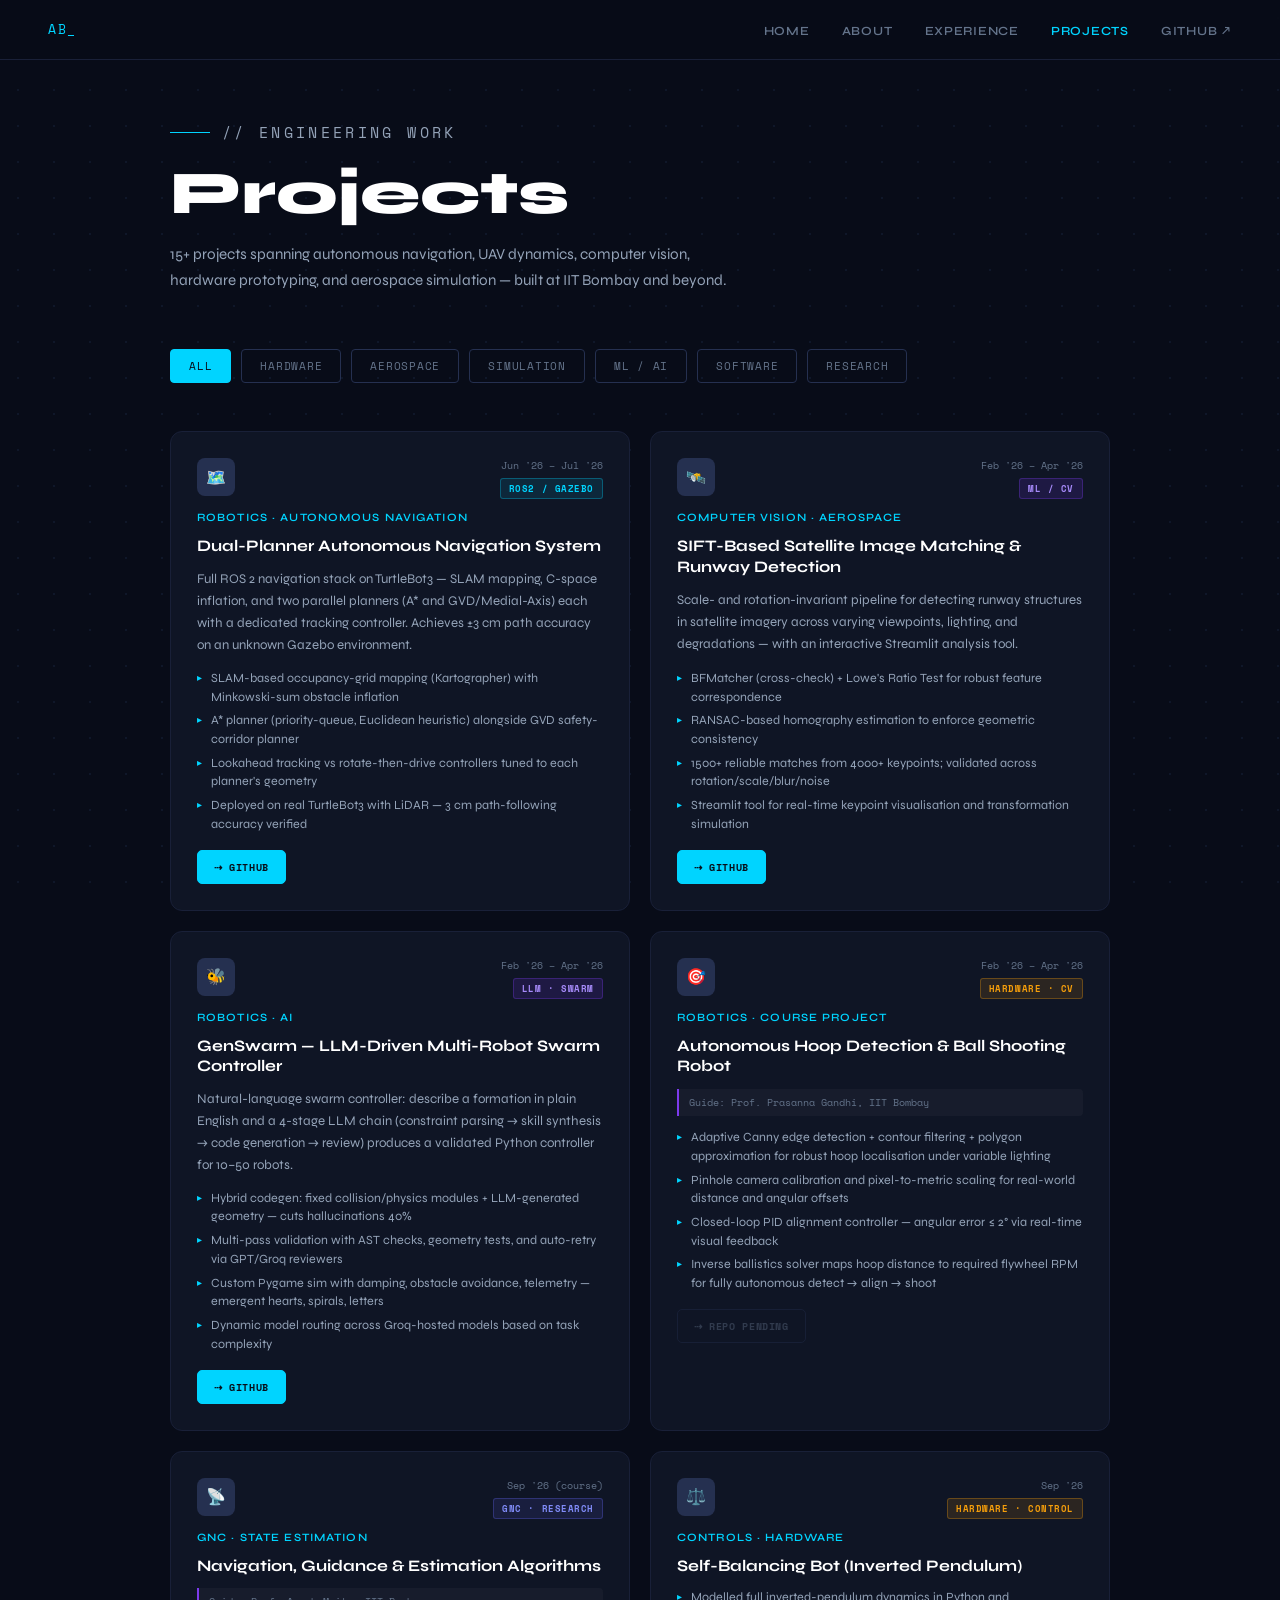
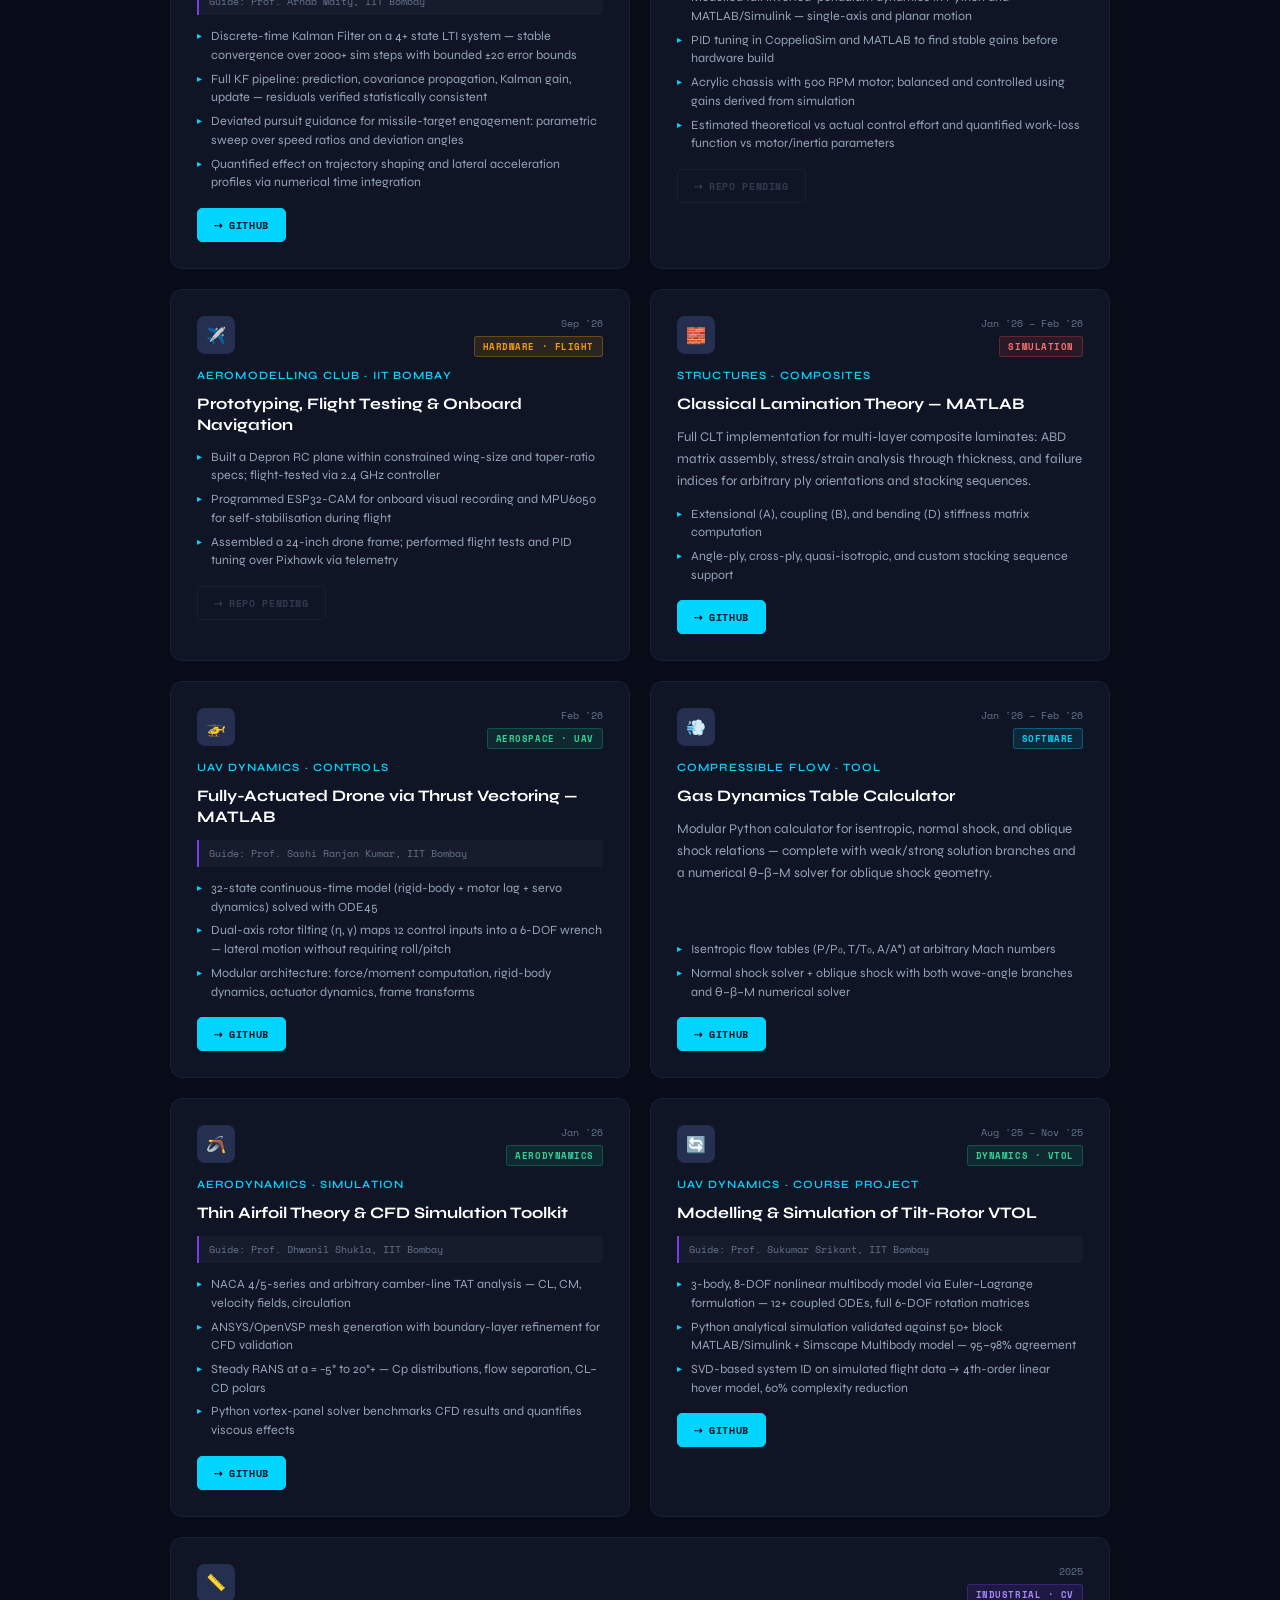
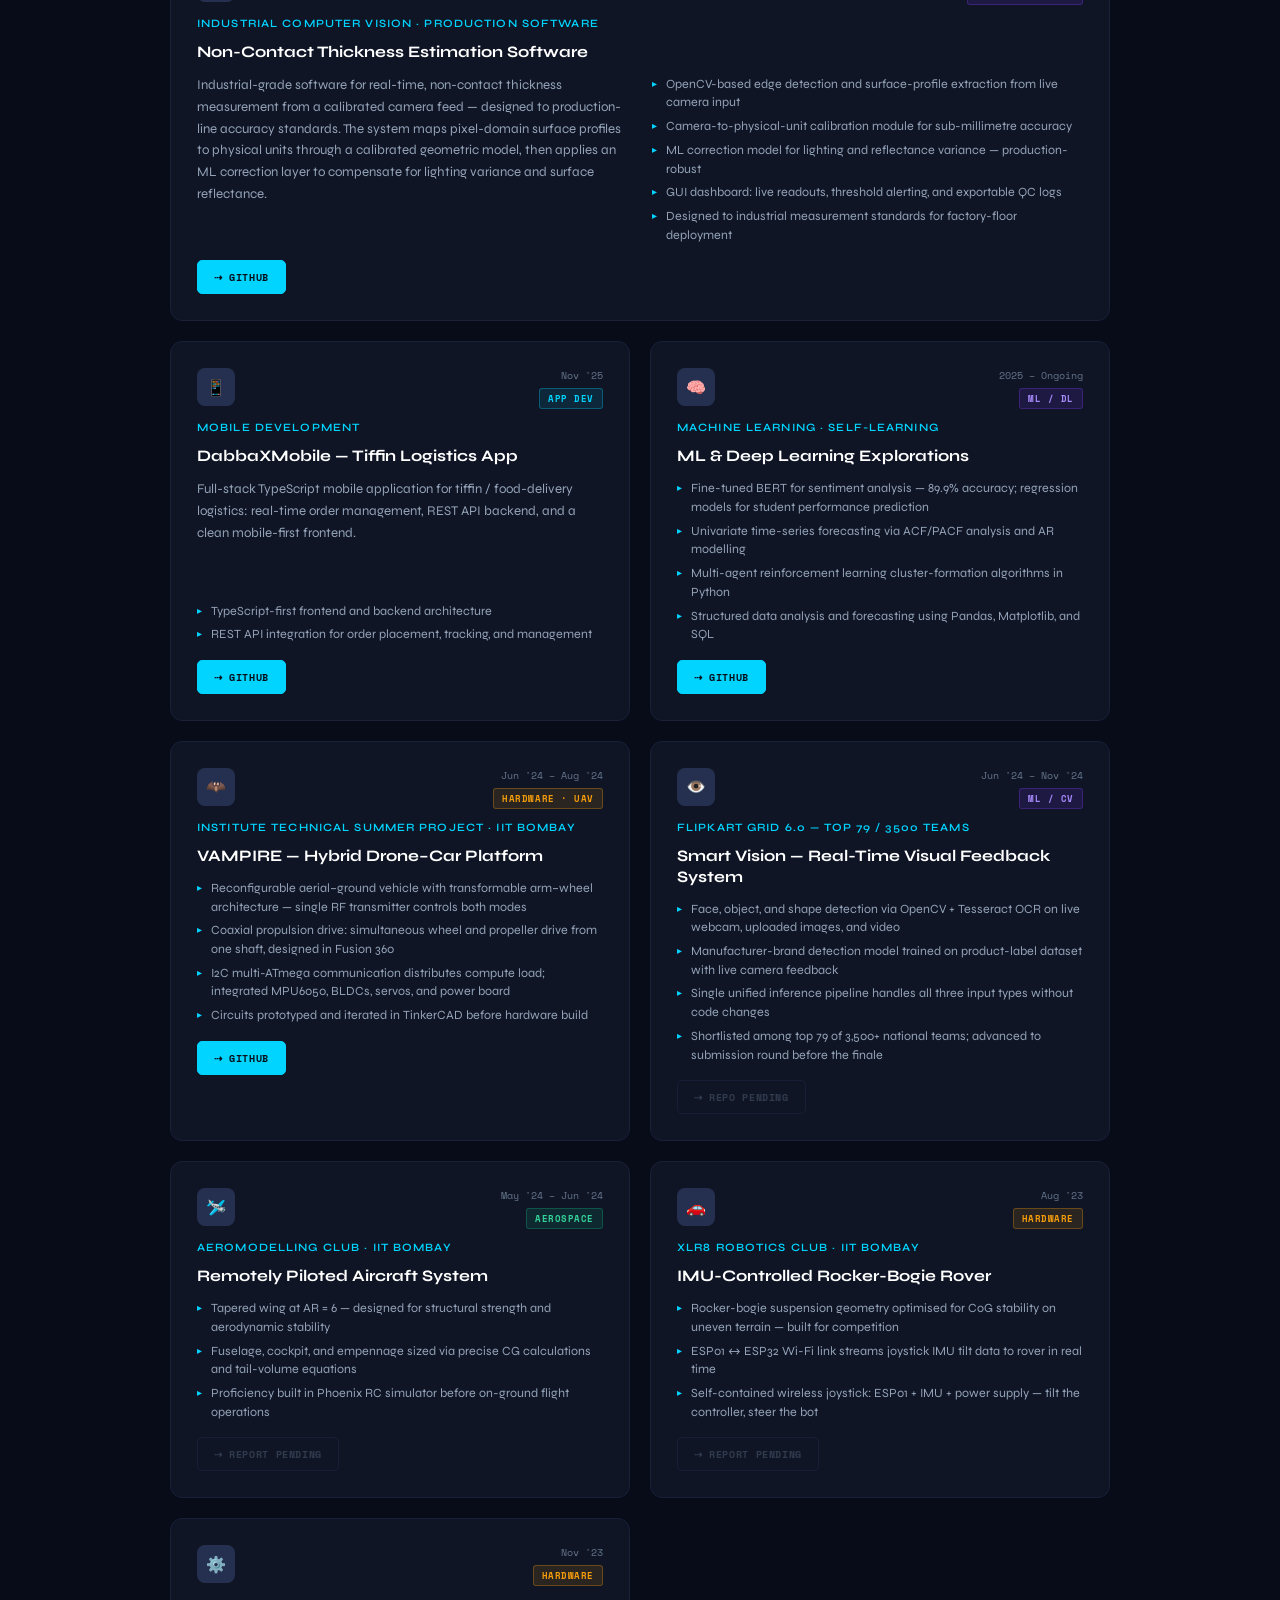
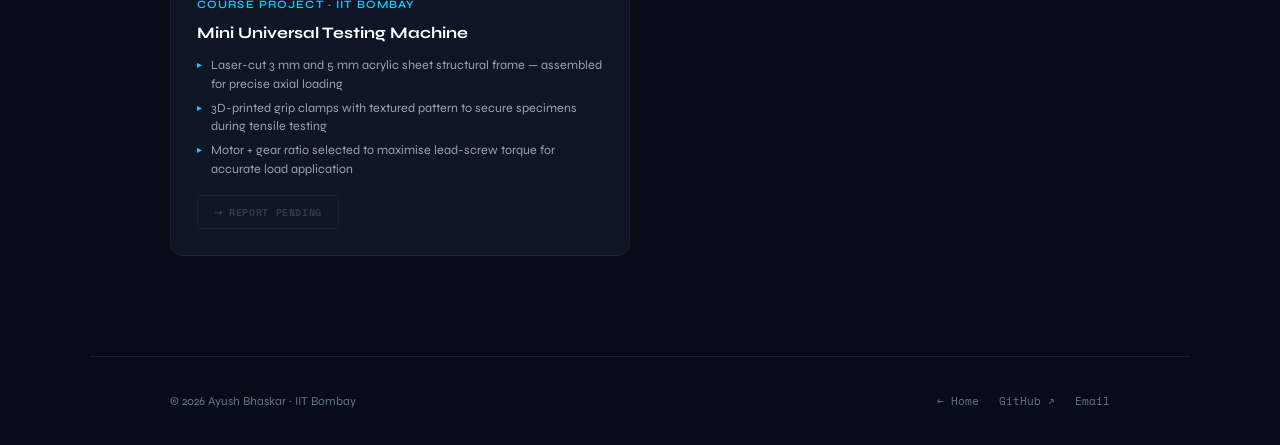
<file: projects.html>
<!DOCTYPE html>
<html lang="en">
<head>
    <meta charset="UTF-8">
    <meta name="viewport" content="width=device-width, initial-scale=1.0">
    <title>Projects — Ayush Bhaskar</title>
    <link href="https://fonts.googleapis.com/css2?family=Space+Mono:ital,wght@0,400;0,700;1,400&family=Syne:wght@400;500;600;700;800&display=swap" rel="stylesheet">
    <style>
        :root {
            --bg:       #080c18;
            --surface:  #0d1224;
            --border:   #192038;
            --border2:  #253050;
            --accent:   #00d4ff;
            --accent2:  #7c3aed;
            --accent3:  #f59e0b;
            --green:    #10b981;
            --red:      #ef4444;
            --text:     #e2e8f0;
            --muted:    #64748b;
            --muted2:   #94a3b8;
            --card:     #0f1525;
        }
        *, *::before, *::after { margin: 0; padding: 0; box-sizing: border-box; }
        html { scroll-behavior: smooth; }
        body { font-family: 'Syne', sans-serif; background: var(--bg); color: var(--text); overflow-x: hidden; }

        body::before {
            content: ''; position: fixed; inset: 0; z-index: 0;
            background-image: radial-gradient(circle, #1e2d4a 1px, transparent 1px);
            background-size: 36px 36px; opacity: 0.35; pointer-events: none;
        }

        /* NAV */
        nav {
            position: fixed; top: 0; left: 0; right: 0; z-index: 200;
            display: flex; justify-content: space-between; align-items: center;
            padding: 0 48px; height: 60px;
            background: rgba(8,12,24,0.82); backdrop-filter: blur(16px);
            border-bottom: 1px solid var(--border);
        }
        .nav-logo { font-family: 'Space Mono', monospace; font-size: 0.8rem; color: var(--accent); letter-spacing: 0.12em; text-decoration: none; }
        .nav-links { display: flex; gap: 32px; list-style: none; }
        .nav-links a { font-size: 0.78rem; font-weight: 600; color: var(--muted); text-decoration: none; letter-spacing: 0.06em; text-transform: uppercase; transition: color 0.2s; }
        .nav-links a:hover, .nav-links a.active { color: var(--accent); }

        /* HERO */
        .page-hero {
            position: relative; z-index: 1;
            padding: 120px 80px 56px; max-width: 1100px; margin: 0 auto;
        }
        .hero-pre { font-family: 'Space Mono', monospace; font-size: 0.72rem; color: var(--accent); letter-spacing: 0.22em; text-transform: uppercase; margin-bottom: 16px; display: flex; align-items: center; gap: 12px; }
        .hero-pre::before { content: ''; display: inline-block; width: 40px; height: 1px; background: var(--accent); }
        .page-hero h1 { font-size: clamp(2.4rem, 5vw, 3.8rem); font-weight: 800; color: #fff; margin-bottom: 16px; line-height: 1.05; }
        .page-hero p { font-size: 0.95rem; color: var(--muted2); line-height: 1.7; max-width: 560px; }

        /* FILTER */
        .filter-bar {
            position: relative; z-index: 1;
            display: flex; flex-wrap: wrap; gap: 10px;
            justify-content: flex-start;
            padding: 0 80px 48px; max-width: 1100px; margin: 0 auto;
        }
        .filter-btn {
            font-family: 'Space Mono', monospace; font-size: 0.68rem;
            padding: 8px 18px; border-radius: 4px; border: 1px solid var(--border2);
            background: transparent; color: var(--muted); cursor: pointer;
            letter-spacing: 0.07em; text-transform: uppercase; transition: all 0.2s;
        }
        .filter-btn:hover, .filter-btn.active { background: var(--accent); color: var(--bg); border-color: var(--accent); }

        /* GRID */
        .projects-grid {
            position: relative; z-index: 1;
            display: grid; grid-template-columns: repeat(auto-fill, minmax(360px, 1fr));
            gap: 20px; max-width: 1100px; margin: 0 auto; padding: 0 80px 100px;
        }

        /* CARD */
        .card {
            background: var(--card); border: 1px solid var(--border);
            border-radius: 12px; padding: 26px;
            display: flex; flex-direction: column; gap: 12px;
            transition: border-color 0.25s, transform 0.25s, box-shadow 0.25s;
            position: relative; overflow: hidden;
        }
        .card::before {
            content: ''; position: absolute; top: 0; left: 0; right: 0; height: 2px;
            background: linear-gradient(90deg, var(--accent), var(--accent2));
            opacity: 0; transition: opacity 0.25s;
        }
        .card:hover { border-color: var(--border2); transform: translateY(-4px); box-shadow: 0 16px 44px rgba(0,0,0,0.35); }
        .card:hover::before { opacity: 1; }

        /* featured = spans 2 */
        .card-featured { grid-column: span 2; }
        .card-featured .feat-body { display: grid; grid-template-columns: 1fr 1fr; gap: 24px; }

        .card-top { display: flex; justify-content: space-between; align-items: flex-start; gap: 12px; }
        .card-icon { width: 38px; height: 38px; border-radius: 8px; background: var(--border2); display: flex; align-items: center; justify-content: center; font-size: 1rem; flex-shrink: 0; }
        .card-meta { display: flex; flex-direction: column; align-items: flex-end; gap: 5px; }
        .card-date { font-family: 'Space Mono', monospace; font-size: 0.62rem; color: var(--muted); }
        .card-tag { font-family: 'Space Mono', monospace; font-size: 0.58rem; padding: 3px 8px; border-radius: 3px; letter-spacing: 0.06em; text-transform: uppercase; font-weight: 700; }
        .tag-hardware  { background: rgba(245,158,11,0.12); color: var(--accent3); border: 1px solid rgba(245,158,11,0.3); }
        .tag-ml        { background: rgba(124,58,237,0.15); color: #a78bfa; border: 1px solid rgba(124,58,237,0.3); }
        .tag-software  { background: rgba(0,212,255,0.1); color: var(--accent); border: 1px solid rgba(0,212,255,0.3); }
        .tag-aerospace { background: rgba(16,185,129,0.12); color: #34d399; border: 1px solid rgba(16,185,129,0.3); }
        .tag-simulation{ background: rgba(239,68,68,0.12); color: #f87171; border: 1px solid rgba(239,68,68,0.3); }
        .tag-research  { background: rgba(99,102,241,0.12); color: #818cf8; border: 1px solid rgba(99,102,241,0.3); }

        .card h3 { font-size: 0.7rem; font-weight: 600; color: var(--accent); text-transform: uppercase; letter-spacing: 0.1em; }
        .card h2 { font-size: 1rem; font-weight: 700; color: #fff; line-height: 1.3; }
        .card > p, .card-col p { font-size: 0.83rem; color: var(--muted2); line-height: 1.65; flex: 1; }
        .card-bullets { list-style: none; display: flex; flex-direction: column; gap: 5px; }
        .card-bullets li { font-size: 0.78rem; color: var(--muted2); padding-left: 14px; position: relative; line-height: 1.5; }
        .card-bullets li::before { content: '▸'; position: absolute; left: 0; color: var(--accent); font-size: 0.6rem; top: 2px; }

        .guide-note { font-family: 'Space Mono', monospace; font-size: 0.62rem; color: var(--muted); padding: 6px 10px; background: rgba(255,255,255,0.03); border-left: 2px solid var(--accent2); border-radius: 0 4px 4px 0; }

        .card-footer { display: flex; gap: 8px; margin-top: 4px; flex-wrap: wrap; }
        .btn { font-family: 'Space Mono', monospace; font-size: 0.65rem; padding: 8px 16px; border-radius: 5px; text-decoration: none; letter-spacing: 0.06em; text-transform: uppercase; font-weight: 700; transition: all 0.2s; display: inline-flex; align-items: center; gap: 5px; }
        .btn-primary { background: var(--accent); color: var(--bg); border: 1px solid var(--accent); }
        .btn-primary:hover { background: #00b8d9; border-color: #00b8d9; }
        .btn-ghost { background: transparent; color: var(--muted); border: 1px solid var(--border2); }
        .btn-ghost:hover { color: var(--text); border-color: var(--muted2); }
        .btn-ghost.pending { opacity: 0.4; pointer-events: none; }

        .card.hidden { display: none; }

        /* FOOTER */
        footer { position: relative; z-index: 1; border-top: 1px solid var(--border); padding: 36px 80px; display: flex; justify-content: space-between; align-items: center; max-width: 1100px; margin: 0 auto; flex-wrap: wrap; gap: 16px; }
        footer p { font-size: 0.75rem; color: var(--muted); }
        footer .footer-links { display: flex; gap: 20px; }
        footer .footer-links a { font-family: 'Space Mono', monospace; font-size: 0.68rem; color: var(--muted); text-decoration: none; transition: color 0.2s; }
        footer .footer-links a:hover { color: var(--accent); }

        @media (max-width: 900px) {
            nav { padding: 0 20px; }
            .page-hero, .filter-bar { padding-left: 24px; padding-right: 24px; }
            .projects-grid { grid-template-columns: 1fr; padding: 0 24px 80px; }
            .card-featured { grid-column: span 1; }
            .card-featured .feat-body { grid-template-columns: 1fr; }
            footer { padding: 28px 24px; }
        }
    </style>
</head>
<body>

<nav>
    <a class="nav-logo" href="index.html">AB_</a>
    <ul class="nav-links">
        <li><a href="index.html">Home</a></li>
        <li><a href="index.html#about">About</a></li>
        <li><a href="index.html#experience">Experience</a></li>
        <li><a href="#" class="active">Projects</a></li>
        <li><a href="https://github.com/IITIANAyush" target="_blank">GitHub ↗</a></li>
    </ul>
</nav>

<div class="page-hero">
    <p class="hero-pre">// engineering work</p>
    <h1>Projects</h1>
    <p>15+ projects spanning autonomous navigation, UAV dynamics, computer vision, hardware prototyping, and aerospace simulation — built at IIT Bombay and beyond.</p>
</div>

<div class="filter-bar">
    <button class="filter-btn active" data-filter="all">All</button>
    <button class="filter-btn" data-filter="hardware">Hardware</button>
    <button class="filter-btn" data-filter="aerospace">Aerospace</button>
    <button class="filter-btn" data-filter="simulation">Simulation</button>
    <button class="filter-btn" data-filter="ml">ML / AI</button>
    <button class="filter-btn" data-filter="software">Software</button>
    <button class="filter-btn" data-filter="research">Research</button>
</div>

<div class="projects-grid">

<!-- ════ RECENT 2026 ════ -->

<!-- Dual-Planner Nav -->
<div class="card" data-category="software simulation research" id="dual-planner">
    <div class="card-top">
        <div class="card-icon">🗺️</div>
        <div class="card-meta">
            <span class="card-date">Jun '26 – Jul '26</span>
            <span class="card-tag tag-software">ROS2 / Gazebo</span>
        </div>
    </div>
    <h3>Robotics · Autonomous Navigation</h3>
    <h2>Dual-Planner Autonomous Navigation System</h2>
    <p>Full ROS 2 navigation stack on TurtleBot3 — SLAM mapping, C-space inflation, and two parallel planners (A* and GVD/Medial-Axis) each with a dedicated tracking controller. Achieves ±3 cm path accuracy on an unknown Gazebo environment.</p>
    <ul class="card-bullets">
        <li>SLAM-based occupancy-grid mapping (Kartographer) with Minkowski-sum obstacle inflation</li>
        <li>A* planner (priority-queue, Euclidean heuristic) alongside GVD safety-corridor planner</li>
        <li>Lookahead tracking vs rotate-then-drive controllers tuned to each planner's geometry</li>
        <li>Deployed on real TurtleBot3 with LiDAR — 3 cm path-following accuracy verified</li>
    </ul>
    <div class="card-footer">
        <a class="btn btn-primary" href="https://github.com/IITIANAyush/ROS_Gazebo_based_Simulations" target="_blank">⇢ GitHub</a>
    </div>
</div>

<!-- SIFT Runway Detection -->
<div class="card" data-category="ml software" id="sift">
    <div class="card-top">
        <div class="card-icon">🛰️</div>
        <div class="card-meta">
            <span class="card-date">Feb '26 – Apr '26</span>
            <span class="card-tag tag-ml">ML / CV</span>
        </div>
    </div>
    <h3>Computer Vision · Aerospace</h3>
    <h2>SIFT-Based Satellite Image Matching & Runway Detection</h2>
    <p>Scale- and rotation-invariant pipeline for detecting runway structures in satellite imagery across varying viewpoints, lighting, and degradations — with an interactive Streamlit analysis tool.</p>
    <ul class="card-bullets">
        <li>BFMatcher (cross-check) + Lowe's Ratio Test for robust feature correspondence</li>
        <li>RANSAC-based homography estimation to enforce geometric consistency</li>
        <li>1500+ reliable matches from 4000+ keypoints; validated across rotation/scale/blur/noise</li>
        <li>Streamlit tool for real-time keypoint visualisation and transformation simulation</li>
    </ul>
    <div class="card-footer">
        <a class="btn btn-primary" href="https://github.com/IITIANAyush/SIFT-Based-Satellite-Image-Matching-Runway-Detection-System" target="_blank">⇢ GitHub</a>
    </div>
</div>

<!-- GenSwarm -->
<div class="card" data-category="ml software" id="genswarm">
    <div class="card-top">
        <div class="card-icon">🐝</div>
        <div class="card-meta">
            <span class="card-date">Feb '26 – Apr '26</span>
            <span class="card-tag tag-ml">LLM · Swarm</span>
        </div>
    </div>
    <h3>Robotics · AI</h3>
    <h2>GenSwarm — LLM-Driven Multi-Robot Swarm Controller</h2>
    <p>Natural-language swarm controller: describe a formation in plain English and a 4-stage LLM chain (constraint parsing → skill synthesis → code generation → review) produces a validated Python controller for 10–50 robots.</p>
    <ul class="card-bullets">
        <li>Hybrid codegen: fixed collision/physics modules + LLM-generated geometry — cuts hallucinations 40%</li>
        <li>Multi-pass validation with AST checks, geometry tests, and auto-retry via GPT/Groq reviewers</li>
        <li>Custom Pygame sim with damping, obstacle avoidance, telemetry — emergent hearts, spirals, letters</li>
        <li>Dynamic model routing across Groq-hosted models based on task complexity</li>
    </ul>
    <div class="card-footer">
        <a class="btn btn-primary" href="https://github.com/IITIANAyush/genswarm_v2" target="_blank">⇢ GitHub</a>
    </div>
</div>

<!-- Hoop Bot -->
<div class="card" data-category="hardware ml" id="hoop-bot">
    <div class="card-top">
        <div class="card-icon">🎯</div>
        <div class="card-meta">
            <span class="card-date">Feb '26 – Apr '26</span>
            <span class="card-tag tag-hardware">Hardware · CV</span>
        </div>
    </div>
    <h3>Robotics · Course Project</h3>
    <h2>Autonomous Hoop Detection & Ball Shooting Robot</h2>
    <div class="guide-note">Guide: Prof. Prasanna Gandhi, IIT Bombay</div>
    <ul class="card-bullets">
        <li>Adaptive Canny edge detection + contour filtering + polygon approximation for robust hoop localisation under variable lighting</li>
        <li>Pinhole camera calibration and pixel-to-metric scaling for real-world distance and angular offsets</li>
        <li>Closed-loop PID alignment controller — angular error ≤ 2° via real-time visual feedback</li>
        <li>Inverse ballistics solver maps hoop distance to required flywheel RPM for fully autonomous detect → align → shoot</li>
    </ul>
    <div class="card-footer">
        <a class="btn btn-ghost pending" href="#">⇢ Repo Pending</a>
    </div>
</div>

<!-- Navigation Guidance Estimation -->
<div class="card" data-category="simulation research" id="nav-guidance">
    <div class="card-top">
        <div class="card-icon">📡</div>
        <div class="card-meta">
            <span class="card-date">Sep '26 (course)</span>
            <span class="card-tag tag-research">GNC · Research</span>
        </div>
    </div>
    <h3>GNC · State Estimation</h3>
    <h2>Navigation, Guidance & Estimation Algorithms</h2>
    <div class="guide-note">Guide: Prof. Arnab Maity, IIT Bombay</div>
    <ul class="card-bullets">
        <li>Discrete-time Kalman Filter on a 4+ state LTI system — stable convergence over 2000+ sim steps with bounded ±2σ error bounds</li>
        <li>Full KF pipeline: prediction, covariance propagation, Kalman gain, update — residuals verified statistically consistent</li>
        <li>Deviated pursuit guidance for missile-target engagement: parametric sweep over speed ratios and deviation angles</li>
        <li>Quantified effect on trajectory shaping and lateral acceleration profiles via numerical time integration</li>
    </ul>
    <div class="card-footer">
        <a class="btn btn-primary" href="https://github.com/IITIANAyush/navigation-guidance-estimation-algorithms" target="_blank">⇢ GitHub</a>
    </div>
</div>

<!-- Self Balancing Bot -->
<div class="card" data-category="hardware simulation" id="sbb">
    <div class="card-top">
        <div class="card-icon">⚖️</div>
        <div class="card-meta">
            <span class="card-date">Sep '26</span>
            <span class="card-tag tag-hardware">Hardware · Control</span>
        </div>
    </div>
    <h3>Controls · Hardware</h3>
    <h2>Self-Balancing Bot (Inverted Pendulum)</h2>
    <ul class="card-bullets">
        <li>Modelled full inverted-pendulum dynamics in Python and MATLAB/Simulink — single-axis and planar motion</li>
        <li>PID tuning in CoppeliaSim and MATLAB to find stable gains before hardware build</li>
        <li>Acrylic chassis with 500 RPM motor; balanced and controlled using gains derived from simulation</li>
        <li>Estimated theoretical vs actual control effort and quantified work-loss function vs motor/inertia parameters</li>
    </ul>
    <div class="card-footer">
        <a class="btn btn-ghost pending" href="#">⇢ Repo Pending</a>
    </div>
</div>

<!-- Flight Testing & Navigation -->
<div class="card" data-category="hardware aerospace" id="flight-test">
    <div class="card-top">
        <div class="card-icon">✈️</div>
        <div class="card-meta">
            <span class="card-date">Sep '26</span>
            <span class="card-tag tag-hardware">Hardware · Flight</span>
        </div>
    </div>
    <h3>Aeromodelling Club · IIT Bombay</h3>
    <h2>Prototyping, Flight Testing & Onboard Navigation</h2>
    <ul class="card-bullets">
        <li>Built a Depron RC plane within constrained wing-size and taper-ratio specs; flight-tested via 2.4 GHz controller</li>
        <li>Programmed ESP32-CAM for onboard visual recording and MPU6050 for self-stabilisation during flight</li>
        <li>Assembled a 24-inch drone frame; performed flight tests and PID tuning over Pixhawk via telemetry</li>
    </ul>
    <div class="card-footer">
        <a class="btn btn-ghost pending" href="#">⇢ Repo Pending</a>
    </div>
</div>

<!-- CLT MATLAB -->
<div class="card" data-category="simulation research" id="clt">
    <div class="card-top">
        <div class="card-icon">🧱</div>
        <div class="card-meta">
            <span class="card-date">Jan '26 – Feb '26</span>
            <span class="card-tag tag-simulation">Simulation</span>
        </div>
    </div>
    <h3>Structures · Composites</h3>
    <h2>Classical Lamination Theory — MATLAB</h2>
    <p>Full CLT implementation for multi-layer composite laminates: ABD matrix assembly, stress/strain analysis through thickness, and failure indices for arbitrary ply orientations and stacking sequences.</p>
    <ul class="card-bullets">
        <li>Extensional (A), coupling (B), and bending (D) stiffness matrix computation</li>
        <li>Angle-ply, cross-ply, quasi-isotropic, and custom stacking sequence support</li>
    </ul>
    <div class="card-footer">
        <a class="btn btn-primary" href="https://github.com/IITIANAyush/Classical_Lamination_Theory_CLT_MATLAB_Implementation" target="_blank">⇢ GitHub</a>
    </div>
</div>

<!-- Fully Actuated Drone -->
<div class="card" data-category="aerospace simulation" id="fa-drone">
    <div class="card-top">
        <div class="card-icon">🚁</div>
        <div class="card-meta">
            <span class="card-date">Feb '26</span>
            <span class="card-tag tag-aerospace">Aerospace · UAV</span>
        </div>
    </div>
    <h3>UAV Dynamics · Controls</h3>
    <h2>Fully-Actuated Drone via Thrust Vectoring — MATLAB</h2>
    <div class="guide-note">Guide: Prof. Sashi Ranjan Kumar, IIT Bombay</div>
    <ul class="card-bullets">
        <li>32-state continuous-time model (rigid-body + motor lag + servo dynamics) solved with ODE45</li>
        <li>Dual-axis rotor tilting (η, γ) maps 12 control inputs into a 6-DOF wrench — lateral motion without requiring roll/pitch</li>
        <li>Modular architecture: force/moment computation, rigid-body dynamics, actuator dynamics, frame transforms</li>
    </ul>
    <div class="card-footer">
        <a class="btn btn-primary" href="https://github.com/IITIANAyush/fully_actuated_drone_via_thrust_vectoring" target="_blank">⇢ GitHub</a>
    </div>
</div>

<!-- Gas Table Calculator -->
<div class="card" data-category="software aerospace" id="gas-table">
    <div class="card-top">
        <div class="card-icon">💨</div>
        <div class="card-meta">
            <span class="card-date">Jan '26 – Feb '26</span>
            <span class="card-tag tag-software">Software</span>
        </div>
    </div>
    <h3>Compressible Flow · Tool</h3>
    <h2>Gas Dynamics Table Calculator</h2>
    <p>Modular Python calculator for isentropic, normal shock, and oblique shock relations — complete with weak/strong solution branches and a numerical θ–β–M solver for oblique shock geometry.</p>
    <ul class="card-bullets">
        <li>Isentropic flow tables (P/P₀, T/T₀, A/A*) at arbitrary Mach numbers</li>
        <li>Normal shock solver + oblique shock with both wave-angle branches and θ–β–M numerical solver</li>
    </ul>
    <div class="card-footer">
        <a class="btn btn-primary" href="https://github.com/IITIANAyush/Gas-Table-Calculator" target="_blank">⇢ GitHub</a>
    </div>
</div>

<!-- Thin Airfoil Theory -->
<div class="card" data-category="aerospace simulation" id="airfoil">
    <div class="card-top">
        <div class="card-icon">🪃</div>
        <div class="card-meta">
            <span class="card-date">Jan '26</span>
            <span class="card-tag tag-aerospace">Aerodynamics</span>
        </div>
    </div>
    <h3>Aerodynamics · Simulation</h3>
    <h2>Thin Airfoil Theory & CFD Simulation Toolkit</h2>
    <div class="guide-note">Guide: Prof. Dhwanil Shukla, IIT Bombay</div>
    <ul class="card-bullets">
        <li>NACA 4/5-series and arbitrary camber-line TAT analysis — CL, CM, velocity fields, circulation</li>
        <li>ANSYS/OpenVSP mesh generation with boundary-layer refinement for CFD validation</li>
        <li>Steady RANS at α = −5° to 20°+ — Cp distributions, flow separation, CL–CD polars</li>
        <li>Python vortex-panel solver benchmarks CFD results and quantifies viscous effects</li>
    </ul>
    <div class="card-footer">
        <a class="btn btn-primary" href="https://github.com/IITIANAyush/Thin-Airfoil-Theory-based-simulations" target="_blank">⇢ GitHub</a>
    </div>
</div>

<!-- ════ 2025 ════ -->

<!-- Tilt Rotor VTOL Modelling -->
<div class="card" data-category="aerospace simulation" id="vtol">
    <div class="card-top">
        <div class="card-icon">🔄</div>
        <div class="card-meta">
            <span class="card-date">Aug '25 – Nov '25</span>
            <span class="card-tag tag-aerospace">Dynamics · VTOL</span>
        </div>
    </div>
    <h3>UAV Dynamics · Course Project</h3>
    <h2>Modelling & Simulation of Tilt-Rotor VTOL</h2>
    <div class="guide-note">Guide: Prof. Sukumar Srikant, IIT Bombay</div>
    <ul class="card-bullets">
        <li>3-body, 8-DOF nonlinear multibody model via Euler–Lagrange formulation — 12+ coupled ODEs, full 6-DOF rotation matrices</li>
        <li>Python analytical simulation validated against 50+ block MATLAB/Simulink + Simscape Multibody model — 95–98% agreement</li>
        <li>SVD-based system ID on simulated flight data → 4th-order linear hover model, 60% complexity reduction</li>
    </ul>
    <div class="card-footer">
        <a class="btn btn-primary" href="https://github.com/IITIANAyush/tilt_rotor_vtol" target="_blank">⇢ GitHub</a>
    </div>
</div>

<!-- Thickness Estimation — INDUSTRIAL FEATURED -->
<div class="card card-featured" data-category="software ml" id="thickness">
    <div class="card-top">
        <div class="card-icon">📏</div>
        <div class="card-meta">
            <span class="card-date">2025</span>
            <span class="card-tag tag-ml">Industrial · CV</span>
        </div>
    </div>
    <h3>Industrial Computer Vision · Production Software</h3>
    <h2>Non-Contact Thickness Estimation Software</h2>
    <div class="feat-body">
        <div class="card-col">
            <p>Industrial-grade software for real-time, non-contact thickness measurement from a calibrated camera feed — designed to production-line accuracy standards. The system maps pixel-domain surface profiles to physical units through a calibrated geometric model, then applies an ML correction layer to compensate for lighting variance and surface reflectance.</p>
        </div>
        <div class="card-col">
            <ul class="card-bullets">
                <li>OpenCV-based edge detection and surface-profile extraction from live camera input</li>
                <li>Camera-to-physical-unit calibration module for sub-millimetre accuracy</li>
                <li>ML correction model for lighting and reflectance variance — production-robust</li>
                <li>GUI dashboard: live readouts, threshold alerting, and exportable QC logs</li>
                <li>Designed to industrial measurement standards for factory-floor deployment</li>
            </ul>
        </div>
    </div>
    <div class="card-footer">
        <a class="btn btn-primary" href="https://github.com/IITIANAyush/Steel_thickness_mesuring_software" target="_blank">⇢ GitHub</a>
    </div>
</div>

<!-- DabbaXMobile -->
<div class="card" data-category="software" id="dabba">
    <div class="card-top">
        <div class="card-icon">📱</div>
        <div class="card-meta">
            <span class="card-date">Nov '25</span>
            <span class="card-tag tag-software">App Dev</span>
        </div>
    </div>
    <h3>Mobile Development</h3>
    <h2>DabbaXMobile — Tiffin Logistics App</h2>
    <p>Full-stack TypeScript mobile application for tiffin / food-delivery logistics: real-time order management, REST API backend, and a clean mobile-first frontend.</p>
    <ul class="card-bullets">
        <li>TypeScript-first frontend and backend architecture</li>
        <li>REST API integration for order placement, tracking, and management</li>
    </ul>
    <div class="card-footer">
        <a class="btn btn-primary" href="https://github.com/IITIANAyush/Dabbaxmobile" target="_blank">⇢ GitHub</a>
    </div>
</div>

<!-- Learning ML -->
<div class="card" data-category="ml research" id="learning-ml">
    <div class="card-top">
        <div class="card-icon">🧠</div>
        <div class="card-meta">
            <span class="card-date">2025 – Ongoing</span>
            <span class="card-tag tag-ml">ML / DL</span>
        </div>
    </div>
    <h3>Machine Learning · Self-Learning</h3>
    <h2>ML & Deep Learning Explorations</h2>
    <ul class="card-bullets">
        <li>Fine-tuned BERT for sentiment analysis — 89.9% accuracy; regression models for student performance prediction</li>
        <li>Univariate time-series forecasting via ACF/PACF analysis and AR modelling</li>
        <li>Multi-agent reinforcement learning cluster-formation algorithms in Python</li>
        <li>Structured data analysis and forecasting using Pandas, Matplotlib, and SQL</li>
    </ul>
    <div class="card-footer">
        <a class="btn btn-primary" href="https://github.com/IITIANAyush/Learning_ML" target="_blank">⇢ GitHub</a>
    </div>
</div>

<!-- ════ 2024 ════ -->

<!-- VAMPIRE -->
<div class="card" data-category="hardware" id="VAMPIRE">
    <div class="card-top">
        <div class="card-icon">🦇</div>
        <div class="card-meta">
            <span class="card-date">Jun '24 – Aug '24</span>
            <span class="card-tag tag-hardware">Hardware · UAV</span>
        </div>
    </div>
    <h3>Institute Technical Summer Project · IIT Bombay</h3>
    <h2>VAMPIRE — Hybrid Drone–Car Platform</h2>
    <ul class="card-bullets">
        <li>Reconfigurable aerial–ground vehicle with transformable arm–wheel architecture — single RF transmitter controls both modes</li>
        <li>Coaxial propulsion drive: simultaneous wheel and propeller drive from one shaft, designed in Fusion 360</li>
        <li>I2C multi-ATmega communication distributes compute load; integrated MPU6050, BLDCs, servos, and power board</li>
        <li>Circuits prototyped and iterated in TinkerCAD before hardware build</li>
    </ul>
    <div class="card-footer">
        <a class="btn btn-primary" href="https://github.com/IITIANAyush/Proj_vampire_Hybrid_of_Car_and_Drone" target="_blank">⇢ GitHub</a>
    </div>
</div>

<!-- Smart Vision / Flipkart -->
<div class="card" data-category="ml software" id="flipkart">
    <div class="card-top">
        <div class="card-icon">👁️</div>
        <div class="card-meta">
            <span class="card-date">Jun '24 – Nov '24</span>
            <span class="card-tag tag-ml">ML / CV</span>
        </div>
    </div>
    <h3>Flipkart Grid 6.0 — Top 79 / 3500 Teams</h3>
    <h2>Smart Vision — Real-Time Visual Feedback System</h2>
    <ul class="card-bullets">
        <li>Face, object, and shape detection via OpenCV + Tesseract OCR on live webcam, uploaded images, and video</li>
        <li>Manufacturer-brand detection model trained on product-label dataset with live camera feedback</li>
        <li>Single unified inference pipeline handles all three input types without code changes</li>
        <li>Shortlisted among top 79 of 3,500+ national teams; advanced to submission round before the finale</li>
    </ul>
    <div class="card-footer">
        <a class="btn btn-ghost pending" href="#">⇢ Repo Pending</a>
    </div>
</div>

<!-- RC Plane -->
<div class="card" data-category="aerospace hardware" id="rcplane">
    <div class="card-top">
        <div class="card-icon">🛩️</div>
        <div class="card-meta">
            <span class="card-date">May '24 – Jun '24</span>
            <span class="card-tag tag-aerospace">Aerospace</span>
        </div>
    </div>
    <h3>Aeromodelling Club · IIT Bombay</h3>
    <h2>Remotely Piloted Aircraft System</h2>
    <ul class="card-bullets">
        <li>Tapered wing at AR = 6 — designed for structural strength and aerodynamic stability</li>
        <li>Fuselage, cockpit, and empennage sized via precise CG calculations and tail-volume equations</li>
        <li>Proficiency built in Phoenix RC simulator before on-ground flight operations</li>
    </ul>
    <div class="card-footer">
        <a class="btn btn-ghost pending" href="#">⇢ Report Pending</a>
    </div>
</div>

<!-- ════ 2023 ════ -->

<!-- IMU Rover -->
<div class="card" data-category="hardware" id="xlr8">
    <div class="card-top">
        <div class="card-icon">🚗</div>
        <div class="card-meta">
            <span class="card-date">Aug '23</span>
            <span class="card-tag tag-hardware">Hardware</span>
        </div>
    </div>
    <h3>XLR8 Robotics Club · IIT Bombay</h3>
    <h2>IMU-Controlled Rocker-Bogie Rover</h2>
    <ul class="card-bullets">
        <li>Rocker-bogie suspension geometry optimised for CoG stability on uneven terrain — built for competition</li>
        <li>ESP01 ↔ ESP32 Wi-Fi link streams joystick IMU tilt data to rover in real time</li>
        <li>Self-contained wireless joystick: ESP01 + IMU + power supply — tilt the controller, steer the bot</li>
    </ul>
    <div class="card-footer">
        <a class="btn btn-ghost pending" href="#">⇢ Report Pending</a>
    </div>
</div>

<!-- UTM -->
<div class="card" data-category="hardware" id="utm">
    <div class="card-top">
        <div class="card-icon">⚙️</div>
        <div class="card-meta">
            <span class="card-date">Nov '23</span>
            <span class="card-tag tag-hardware">Hardware</span>
        </div>
    </div>
    <h3>Course Project · IIT Bombay</h3>
    <h2>Mini Universal Testing Machine</h2>
    <ul class="card-bullets">
        <li>Laser-cut 3 mm and 5 mm acrylic sheet structural frame — assembled for precise axial loading</li>
        <li>3D-printed grip clamps with textured pattern to secure specimens during tensile testing</li>
        <li>Motor + gear ratio selected to maximise lead-screw torque for accurate load application</li>
    </ul>
    <div class="card-footer">
        <a class="btn btn-ghost pending" href="#">⇢ Report Pending</a>
    </div>
</div>

</div><!-- /projects-grid -->

<footer>
    <p>© 2026 Ayush Bhaskar · IIT Bombay</p>
    <div class="footer-links">
        <a href="index.html">← Home</a>
        <a href="https://github.com/IITIANAyush" target="_blank">GitHub ↗</a>
        <a href="mailto:bhaskarayush2005@gmail.com">Email</a>
    </div>
</footer>

<script>
    // filter
    document.querySelectorAll('.filter-btn').forEach(btn => {
        btn.addEventListener('click', () => {
            document.querySelectorAll('.filter-btn').forEach(b => b.classList.remove('active'));
            btn.classList.add('active');
            const f = btn.dataset.filter;
            document.querySelectorAll('.card').forEach(card => {
                const cats = (card.dataset.category || '').split(' ');
                card.classList.toggle('hidden', f !== 'all' && !cats.includes(f));
            });
        });
    });

    // scroll reveal
    const io = new IntersectionObserver(entries => {
        entries.forEach(e => {
            if (e.isIntersecting) {
                e.target.style.opacity = '1';
                e.target.style.transform = 'translateY(0)';
                io.unobserve(e.target);
            }
        });
    }, { threshold: 0.07 });

    document.querySelectorAll('.card').forEach((card, i) => {
        card.style.opacity = '0';
        card.style.transform = 'translateY(24px)';
        card.style.transition = `opacity 0.45s ease ${(i % 4) * 0.07}s, transform 0.45s ease ${(i % 4) * 0.07}s, border-color 0.25s, box-shadow 0.25s, transform 0.25s`;
        io.observe(card);
    });
</script>
</body>
</html>
</file>
